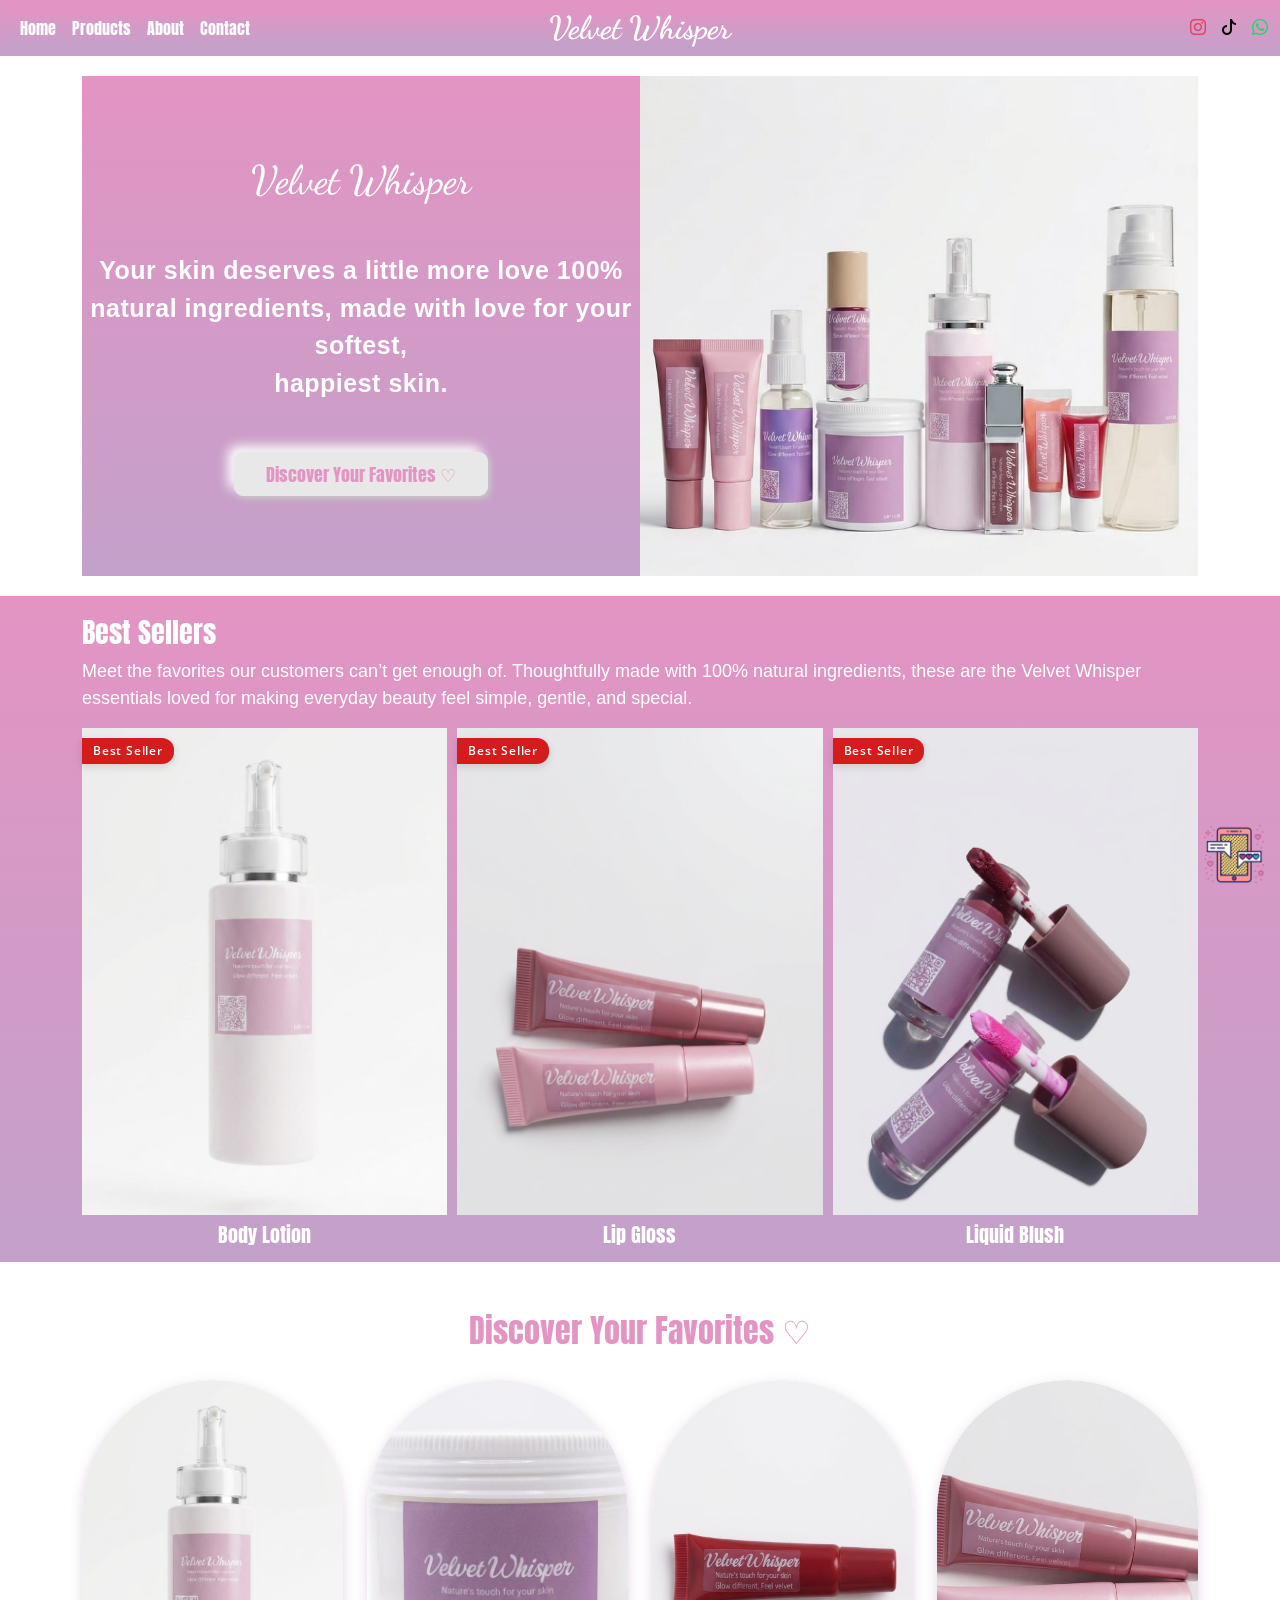
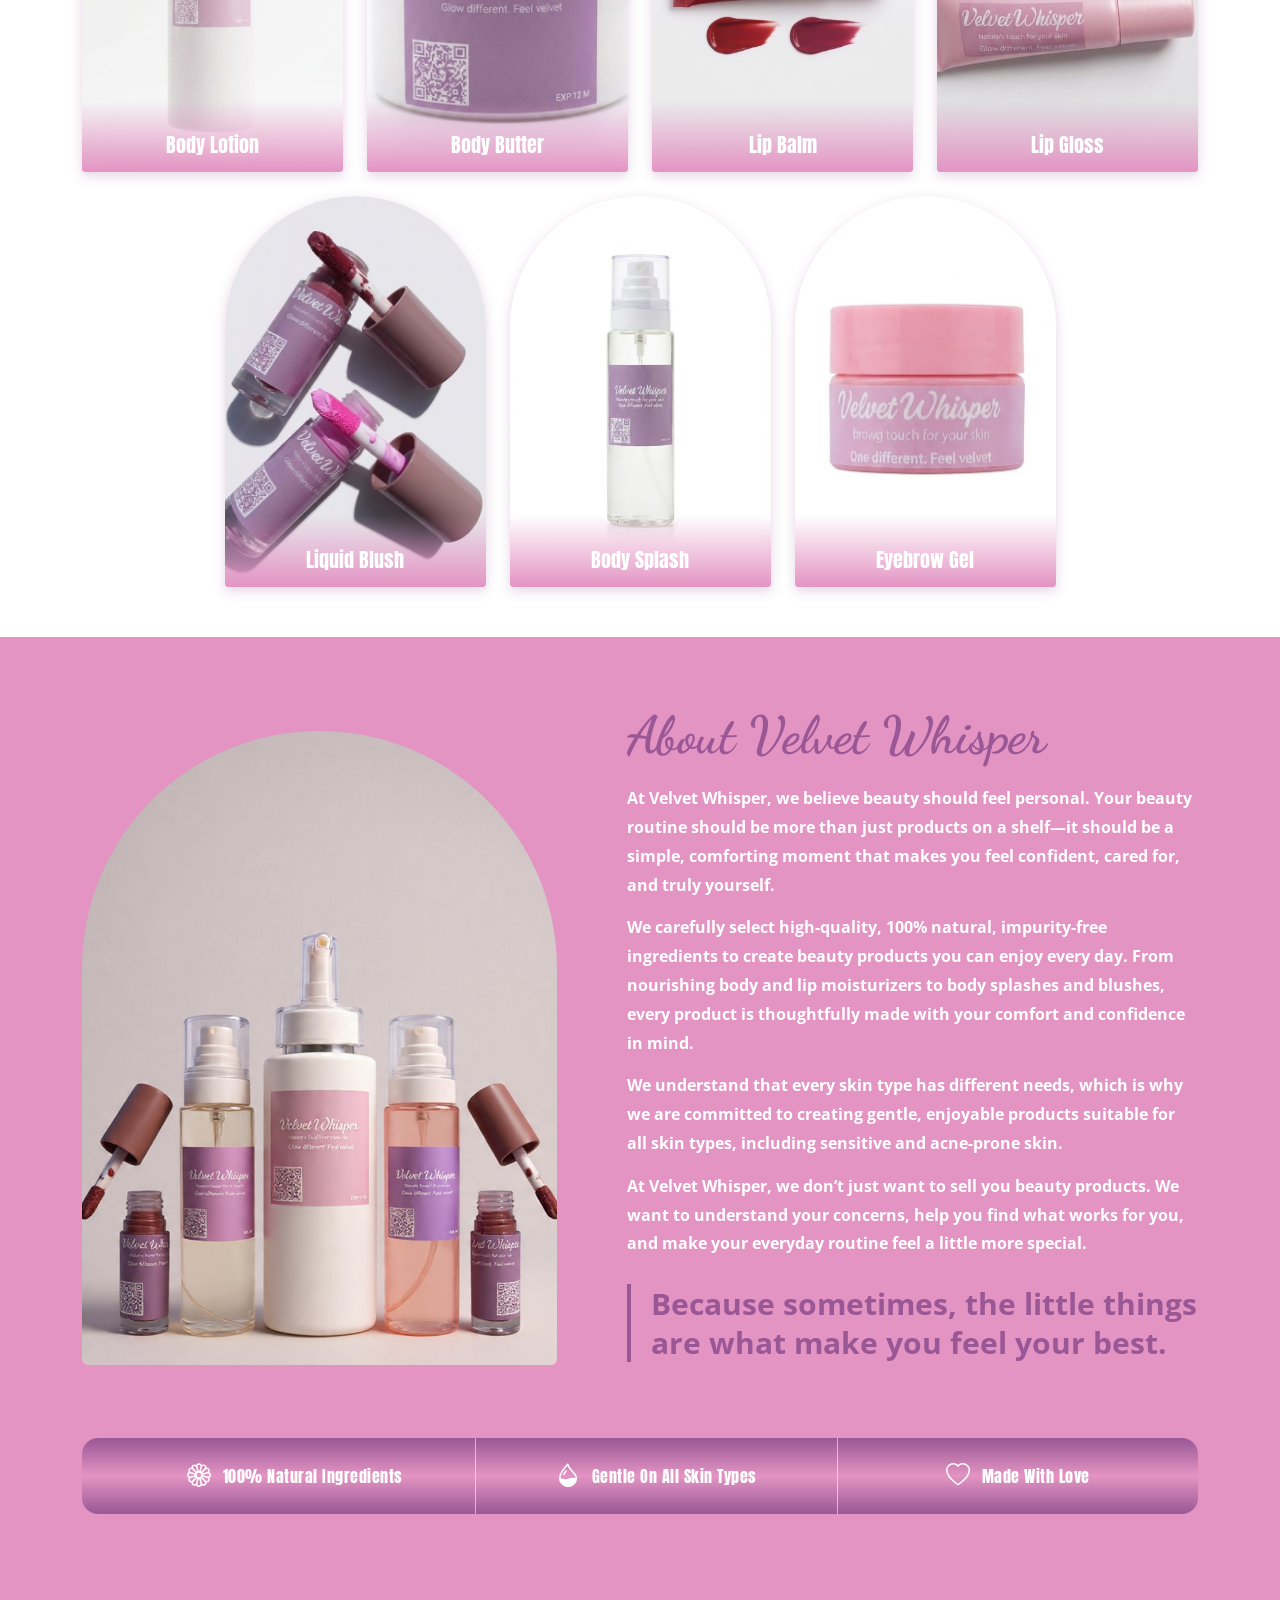
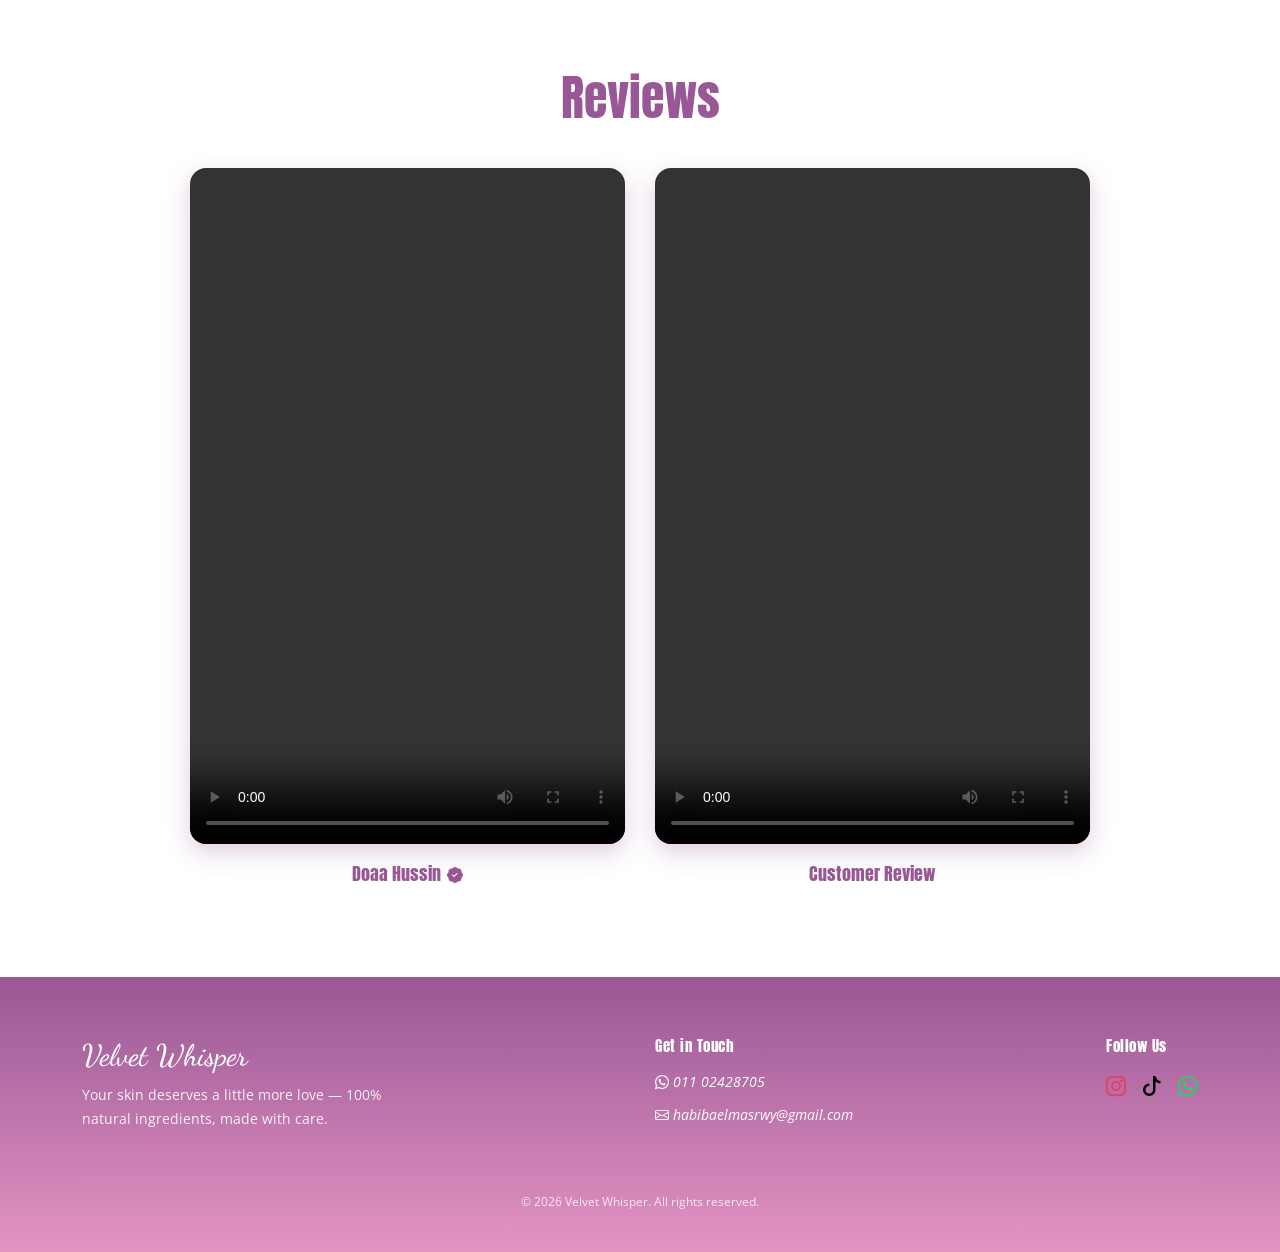
<file: index.html>
<!DOCTYPE html>
<html lang="en">
<head>
    <meta charset="UTF-8">
    <meta name="viewport" content="width=device-width, initial-scale=1.0">
    
    <link rel="stylesheet" href="https://cdn.jsdelivr.net/npm/bootstrap-icons@1.13.1/font/bootstrap-icons.min.css"><link rel="stylesheet" href="./index.css">
    <link href="https://cdn.jsdelivr.net/npm/bootstrap@5.3.8/dist/css/bootstrap.min.css" rel="stylesheet" integrity="sha384-sRIl4kxILFvY47J16cr9ZwB07vP4J8+LH7qKQnuqkuIAvNWLzeN8tE5YBujZqJLB" crossorigin="anonymous">
    <script src="https://cdn.jsdelivr.net/npm/bootstrap@5.3.8/dist/js/bootstrap.bundle.min.js" integrity="sha384-FKyoEForCGlyvwx9Hj09JcYn3nv7wiPVlz7YYwJrWVcXK/BmnVDxM+D2scQbITxI" crossorigin="anonymous"></script>
    <meta name="description" content="Velvet Whisper :Your skin deserves a little more love 100%  natural ingredients, made with love for your softest, happiest skin.">
    <link rel="icon" href="LOGO Velvet Whisper.jpeg">
    <title>Velvet Whisper</title>
</head>
<body>
<header>
    <nav class="navbar navbar-expand-lg">

        <div class="container-fluid">
            <!-- 3 شرطات -->
            <button class="navbar-toggler border-0 " type="button" data-bs-toggle="offcanvas"data-bs-target="#navbarMenu" aria-controls="navbarMenu">
                <svg xmlns="http://www.w3.org/2000/svg" width="30" height="30" fill="currentColor" class="bi bi-justify-left" viewBox="0 0 16 16">
                    <path fill-rule="evenodd" d="M2 12.5a.5.5 0 0 1 .5-.5h7a.5.5 0 0 1 0 1h-7a.5.5 0 0 1-.5-.5m0-3a.5.5 0 0 1 .5-.5h11a.5.5 0 0 1 0 1h-11a.5.5 0 0 1-.5-.5m0-3a.5.5 0 0 1 .5-.5h11a.5.5 0 0 1 0 1h-11a.5.5 0 0 1-.5-.5m0-3a.5.5 0 0 1 .5-.5h11a.5.5 0 0 1 0 1h-11a.5.5 0 0 1-.5-.5"/>
                </svg>
            </button>
            <!-- القائمة اللي هتطلع من الشمال -->
            <div class="offcanvas offcanvas-start" tabindex="-1"id="navbarMenu">
                <div class="offcanvas-header">
                  
                    <button type="button" class="btn-close" data-bs-dismiss="offcanvas"  aria-label="Close">
                    </button>
            
                </div>
                <div class="offcanvas-body">
                    <ul class="navbar-nav">
                        <li class="nav-item">
                             <a class="nav-link" href="#home"> Home </a>
                        </li>
                                 <hr class="d-lg-none">
                        <li class="nav-item">
                            <a class="nav-link" href="#categories"> Products</a>
                        </li>
                                <hr class="d-lg-none">
                        <li class="nav-item">
                            <a class="nav-link" href="#about"> About</a>
                        </li>
                                <hr class="d-lg-none">
                        <li class="nav-item">
                            <a class="nav-link" href="#contact"> Contact</a>
                        </li>
                    </ul>

                    <hr class="d-lg-none">

            <div class="social-media d-lg-none d-flex justify-content-center gap-3">
   <a href="https://www.instagram.com/velvet__whisper_eg?igsi=MXVvNG9jOWI0ODhtcg=="  target="_blank" aria-label="Instagram" class="instagram">
        <i class="bi bi-instagram"></i>
    </a>

    <a href="https://vt.tiktok.com/ZSrfHExJW/"  target="_blank" aria-label="TikTok" class="tiktok">
        <i class="bi bi-tiktok"></i>
    </a>

    <a href="https://wa.me/qr/HJ2HVHKKBCUVF1"  target="_blank" aria-label="whatsapp" class="whatsapp">
         <i class="bi bi-whatsapp"></i>
    </a>
                </div>
             </div>
         </div>
            <!-- اللوجو في النص -->
             <div class="logo position-absolute start-50 translate-middle-x coior text-white ">
                  Velvet Whisper
             </div>
            <!-- ايكونات الnav--> 
             <div class="social-media">
   <a href="https://www.instagram.com/velvet__whisper_eg?igsi=MXVvNG9jOWI0ODhtcg=="  target="_blank" aria-label="Instagram" class="instagram">
        <i class="bi bi-instagram"></i>
    </a>

    <a href="https://vt.tiktok.com/ZSrfHExJW/"  target="_blank" aria-label="TikTok" class="tiktok">
        <i class="bi bi-tiktok"></i>
    </a>

    <a href="https://wa.me/qr/HJ2HVHKKBCUVF1"  target="_blank" aria-label="whatsapp" class="whatsapp">
        <i class="bi bi-whatsapp"></i>
    </a>
                </div>
             </div>
        </div>
    </nav>


</header>
<section class="hero-section  reveal" id="home">
            <div class="container">
                <div class="hero-text d-flex flex-column justify-content-center align-items-center">
                    <h1>Velvet Whisper</h1>
                    <p>Your skin deserves a little more love
                    100% <br> natural ingredients, made with love for your softest,<br> happiest skin.</p>
                    <a href="#categories" class="hero-btn">Discover Your Favorites ♡</a>
                </div>

                <div class="hero-image ">
                    <img src="./صورة الهيرو.jpeg" alt="Velvet Whisper hero image">
                    <div class="curtain"></div>
                </div>
            </div>
</section>

<section class="Best-Sellers reveal" id="collections">
    <div class="container">
        <h3>Best Sellers</h3>
         <p>Meet the favorites our customers can’t get enough of. Thoughtfully made with 100% natural ingredients, these are the Velvet Whisper essentials loved for making everyday beauty feel simple, gentle, and special.</p>

<div class="card-groups">
  <div class="card-group1">
    <div class="image-container">
    <div class="best-seller-badge">Best Seller</div>
<a href="body-lotion.html" class="cg-card">
    <img src="./Body lotion.jpeg" class="card-img" alt="image-Body-Lotion">
    <img src="./krem body lotion.jpeg" class="card-img-hover" alt="image">
    </a>
    <div class="card-body1">
      <h5 class="Body-Lotion">Body Lotion</h5>
    </div>
    </div>
  </div>
  <div class="card-group2">
     <div class="image-container">
    <div class="best-seller-badge">Best Seller</div>
<a href="lip-gloss.html" class="cg-card">
    <img src="./Lip Gloss2 g.jpeg" class="card-img" alt="image-Lip-Gloss">
    <img src="./krem lip gloss.jpeg" class="card-img-hover" alt="image">
    </a>
    <div class="card-body2">
      <h5 class="Lip-Gloss">Lip Gloss</h5>
    </div>
    </div>
  </div>
  <div class="card-group3">
     <div class="image-container">
    <div class="best-seller-badge">Best Seller</div>
    <a href="liquid-blush.html" class="cg-card">
    <img src="./liquid blush 9.jpeg" class="card-img" alt="image-Liquid-Blush">
    <img src="./krem liquid blush.jpeg" class="card-img-hover" alt="image">
    </a>
    <div class="card-body3">
      <h5 class="Liquid-Blush">Liquid Blush</h5>
    </div>
  </div>
  </div>
</div>
    </div>
</section>


<section class="categories  reveal" id="categories">
    <div class="container">
        <h3>Discover Your Favorites ♡</h3>
        <div class="row g-3 g-lg-4 justify-content-center">
            <div class="col-6 col-md-4 col-lg-3">
                <a href="body-lotion.html" class="category-card">
                    <img src="./Body lotion.jpeg" alt="Body Lotion" loading="lazy">
                    <span class="category-name">Body Lotion</span>
                </a>
            </div>
 
            <div class="col-6 col-md-4 col-lg-3">
                <a href="body-butter.html" class="category-card">
                    <img src="./Body Butter.jpeg" alt="Body Butter" loading="lazy">
                    <span class="category-name">Body Butter</span>
                </a>
            </div>
 
            <div class="col-6 col-md-4 col-lg-3">
                <a href="lip-balm.html" class="category-card">
                    <img src="./lip balm g.jpeg" alt="Lip Balm" loading="lazy">
                    <span class="category-name">Lip Balm</span>
                </a>
            </div>
 
            <div class="col-6 col-md-4 col-lg-3">
                <a href="lip-gloss.html" class="category-card">
                    <img src="lip closs edit.jpeg" alt="Lip Gloss" loading="lazy">
                    <span class="category-name">Lip Gloss</span>
                </a>
            </div>
 
            <div class="col-6 col-md-4 col-lg-3">
                <a href="liquid-blush.html" class="category-card">
                    <img src="liquid idet.jpeg" alt="Liquid Blush" loading="lazy">
                    <span class="category-name">Liquid Blush</span>
                </a>
            </div>
 
            <div class="col-6 col-md-4 col-lg-3">
                <a href="./Body-Splash.html" class="category-card">
                    <img src="./Body-Splash.jpeg" alt="Body Splash" loading="lazy">
                    <span class="category-name">Body Splash</span>
                </a>
            </div>
 
            <div class="col-6 col-md-4 col-lg-3">
                <a href="eyebrow-gel.html" class="category-card">
                    <img src="./eyebrow-gel.jpeg" alt="Eyebrow Gel" loading="lazy">
                    <span class="category-name">Eyebrow Gel</span>
                </a>
            </div>
 
        </div>
    </div>
</section>
<!-- سكشن 4-->
<section class="About-section reveal" id="about">
    <div class="container">

        <div class="about-grid">

            <div class="about-image">
                <div class="about-arch">
                    <img src="./Image-About.jpeg" alt="Velvet Whisper About image" loading="lazy">
                    <div class="curtain-About"></div>
                </div>
            </div>

            <div class="about-text">
                <h2>About Velvet Whisper</h2>

                <p class="about-lead">At Velvet Whisper, we believe beauty should feel personal. Your beauty routine should be more than just products on a shelf—it should be a simple, comforting moment that makes you feel confident, cared for, and truly yourself.</p>

                <p>We carefully select high-quality, 100% natural, impurity-free ingredients to create beauty products you can enjoy every day. From nourishing body and lip moisturizers to body splashes and blushes, every product is thoughtfully made with your comfort and confidence in mind.</p>

                <p>We understand that every skin type has different needs, which is why we are committed to creating gentle, enjoyable products suitable for all skin types, including sensitive and acne-prone skin.</p>

                <p>At Velvet Whisper, we don’t just want to sell you beauty products. We want to understand your concerns, help you find what works for you, and make your everyday routine feel a little more special.</p>

                <blockquote class="about-quote">Because sometimes, the little things are what make you feel your best.</blockquote>

            </div>

        </div>
        <ul class="about-values">
            <li><i class="bi bi-flower1"></i><span>100% Natural Ingredients</span></li>
            <li><i class="bi bi-droplet-half"></i><span>Gentle On All Skin Types</span></li>
            <li><i class="bi bi-heart"></i><span>Made With Love</span></li>
        </ul>

    </div>
</section>

<section class="featured-review-section reveal">
    <div class="container">
        <h3>Reviews</h3>

        <div class="review-videos-grid">

            <div class="review-video-card">
                <div class="video-wrapper">
                    <video class="review-video" controls playsinline preload="metadata">
                        <source src="ريفيو دعاء.mp4" type="video/mp4">
                    </video>
                </div>

                <div class="reviewer-info">
                    <span class="reviewer-name">
                        Doaa Hussin <i class="bi bi-patch-check-fill"></i>
                    </span>
                </div>
            </div>

            <div class="review-video-card">
                <div class="video-wrapper">
                    <video class="review-video" controls playsinline preload="metadata">
                        <source src="ريفيو.mp4" type="video/mp4">
                    </video>
                </div>

                <div class="reviewer-info">
                    <span class="reviewer-name">Customer Review</span>
                </div>
            </div>

        </div>
    </div>
</section>

<footer class="site-footer reveal" id="contact">
    <div class="container">
        <div class="footer-top">
            <div class="footer-brand">
                <h3 class="footer-logo">Velvet Whisper</h3>
                <p>Your skin deserves a little more love — 100% natural ingredients, made with care.</p>
            </div>

            <div class="footer-contact">
                <h5>Get in Touch</h5>
                <a href="https://wa.me/qr/HJ2HVHKKBCUVF1" target="_blank" class="footer-link">
                    <i class="bi bi-whatsapp">  011 02428705</i>
                </a>
                <a href="mailto:habibaelmasrwy@gmail.com" class="footer-link">
                    <i class="bi bi-envelope">  habibaelmasrwy@gmail.com</i>
                </a>
            </div>

            <div class="footer-social">
                <h5>Follow Us</h5>
                <div class="social-media justify-content-center justify-content-md-start">
                    <a href="https://www.instagram.com/velvet__whisper_eg" target="_blank" aria-label="Instagram" class="instagram"><i class="bi bi-instagram"></i></a>
                    <a href="https://vt.tiktok.com/ZSrfHExJW/" target="_blank" aria-label="TikTok" class="tiktok"><i class="bi bi-tiktok"></i></a>
                    <a href="https://wa.me/qr/HJ2HVHKKBCUVF1" target="_blank" aria-label="whatsapp" class="whatsapp"><i class="bi bi-whatsapp"></i></a>
                </div>
            </div>
        </div>

        <hr class="footer-divider">

        <p class="footer-bottom">© 2026 Velvet Whisper. All rights reserved.</p>
    </div>
</footer>


  <!-- ايكونة الواتساب الثابتة-->
<div class="icon-whatsapp">
    <a href="https://wa.me/qr/HJ2HVHKKBCUVF1" target="_blank">
    <img src="./text.png" alt="whatsapp">
    </a>
    </div> 


<script>
const revealElements = document.querySelectorAll('.reveal');

const observer = new IntersectionObserver(entries => {
    entries.forEach(entry => {
        if (entry.isIntersecting) {
            entry.target.classList.add('visible');
        }
    });
}, { threshold: 0.15 });

revealElements.forEach(el => observer.observe(el));
</script>


</body>
</html>
</file>
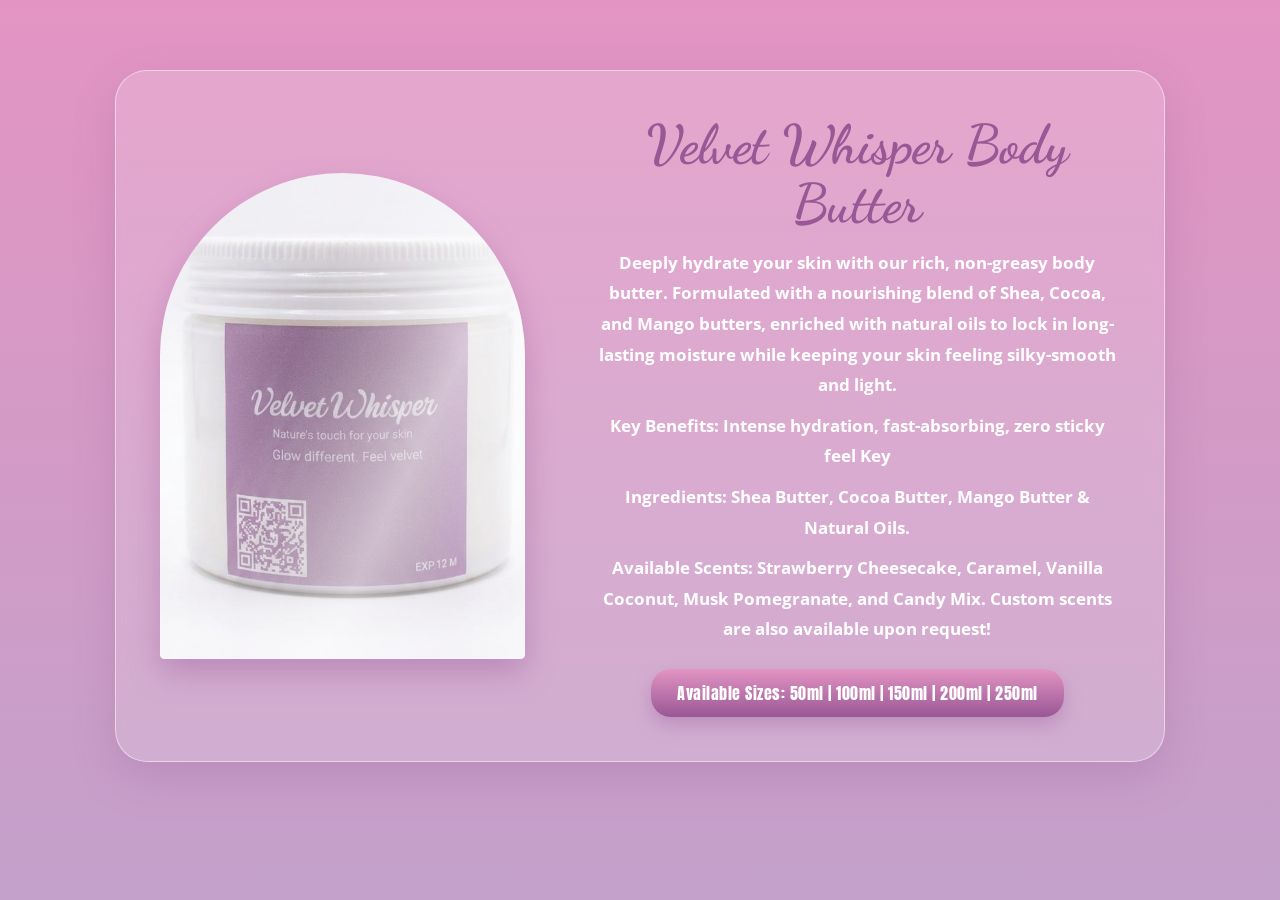
<file: body-butter.html>
<!DOCTYPE html>
<html lang="en">
<head>
    <meta charset="UTF-8">
    <meta name="viewport" content="width=device-width, initial-scale=1.0">
    <link rel="stylesheet" href="product.css">
    <title>Body Butter</title>
</head>
<body>
    <section class="products">
  <article class="product">
    <div class="product-image">
      <img src="./Body Butter.jpeg" alt="Rose Velvet blush">
    </div>
    <div class="product-text">
      <h3>Velvet Whisper Body Butter</h3>
      <p>Deeply hydrate your skin with our rich, non-greasy body butter. Formulated with a nourishing blend of Shea, Cocoa, and Mango butters, enriched with natural oils to lock in long-lasting moisture while keeping your skin feeling silky-smooth and light.</p>
      <p>Key Benefits: Intense hydration, fast-absorbing, zero sticky feel Key</p>
      <p> Ingredients: Shea Butter, Cocoa Butter, Mango Butter & Natural Oils.</p>
      <p>Available Scents: Strawberry Cheesecake, Caramel, Vanilla Coconut, Musk Pomegranate, and Candy Mix. Custom scents are also available upon request!</p>
      <div class="Sizes">Available Sizes: 50ml | 100ml | 150ml | 200ml | 250ml</div>
    
    </div>
  </article>
    </section>
</body>
</html>
</file>
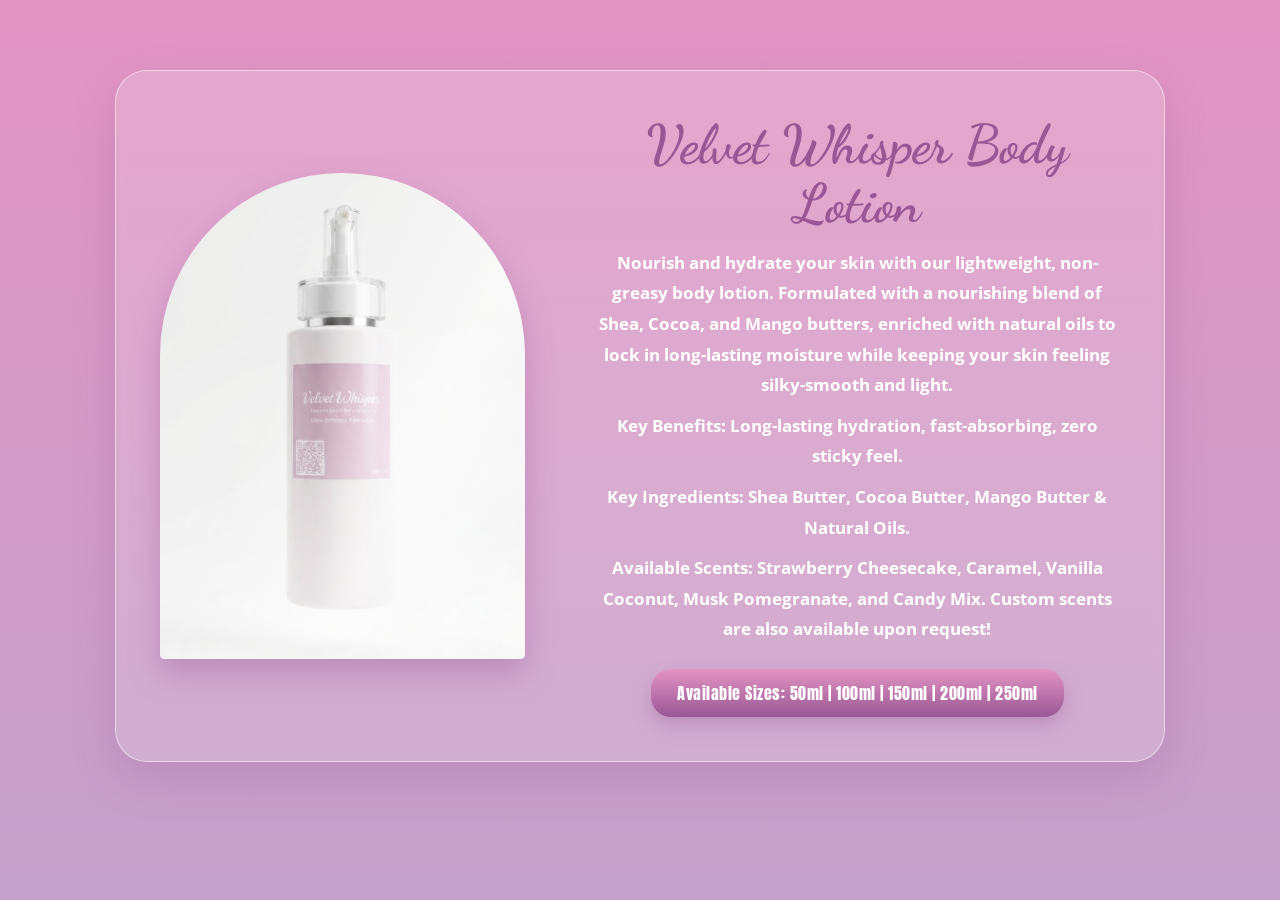
<file: body-lotion.html>
<!DOCTYPE html>
<html lang="en">
<head>
    <meta charset="UTF-8">
    <meta name="viewport" content="width=device-width, initial-scale=1.0">
    <link rel="stylesheet" href="product.css">
    <title>Body lotion</title>
</head>
<body>
    <section class="products">
  <article class="product">
    <div class="product-image">
      <img src="./Body lotion.jpeg" alt="Rose Velvet blush">
    </div>
    <div class="product-text">
      <h3>Velvet Whisper Body Lotion</h3>
      <p>Nourish and hydrate your skin with our lightweight, non-greasy body lotion. Formulated with a nourishing blend of Shea, Cocoa, and Mango butters, enriched with natural oils to lock in long-lasting moisture while keeping your skin feeling silky-smooth and light.</p>
      <p>Key Benefits: Long-lasting hydration, fast-absorbing, zero sticky feel.</p>
      <p>Key Ingredients: Shea Butter, Cocoa Butter, Mango Butter & Natural Oils.</p>
      <p>Available Scents: Strawberry Cheesecake, Caramel, Vanilla Coconut, Musk Pomegranate, and Candy Mix. Custom scents are also available upon request!</p>
      <div class="Sizes">Available Sizes: 50ml | 100ml | 150ml | 200ml | 250ml</div>
    
    </div>
  </article>
    </section>
</body>
</html>
</file>
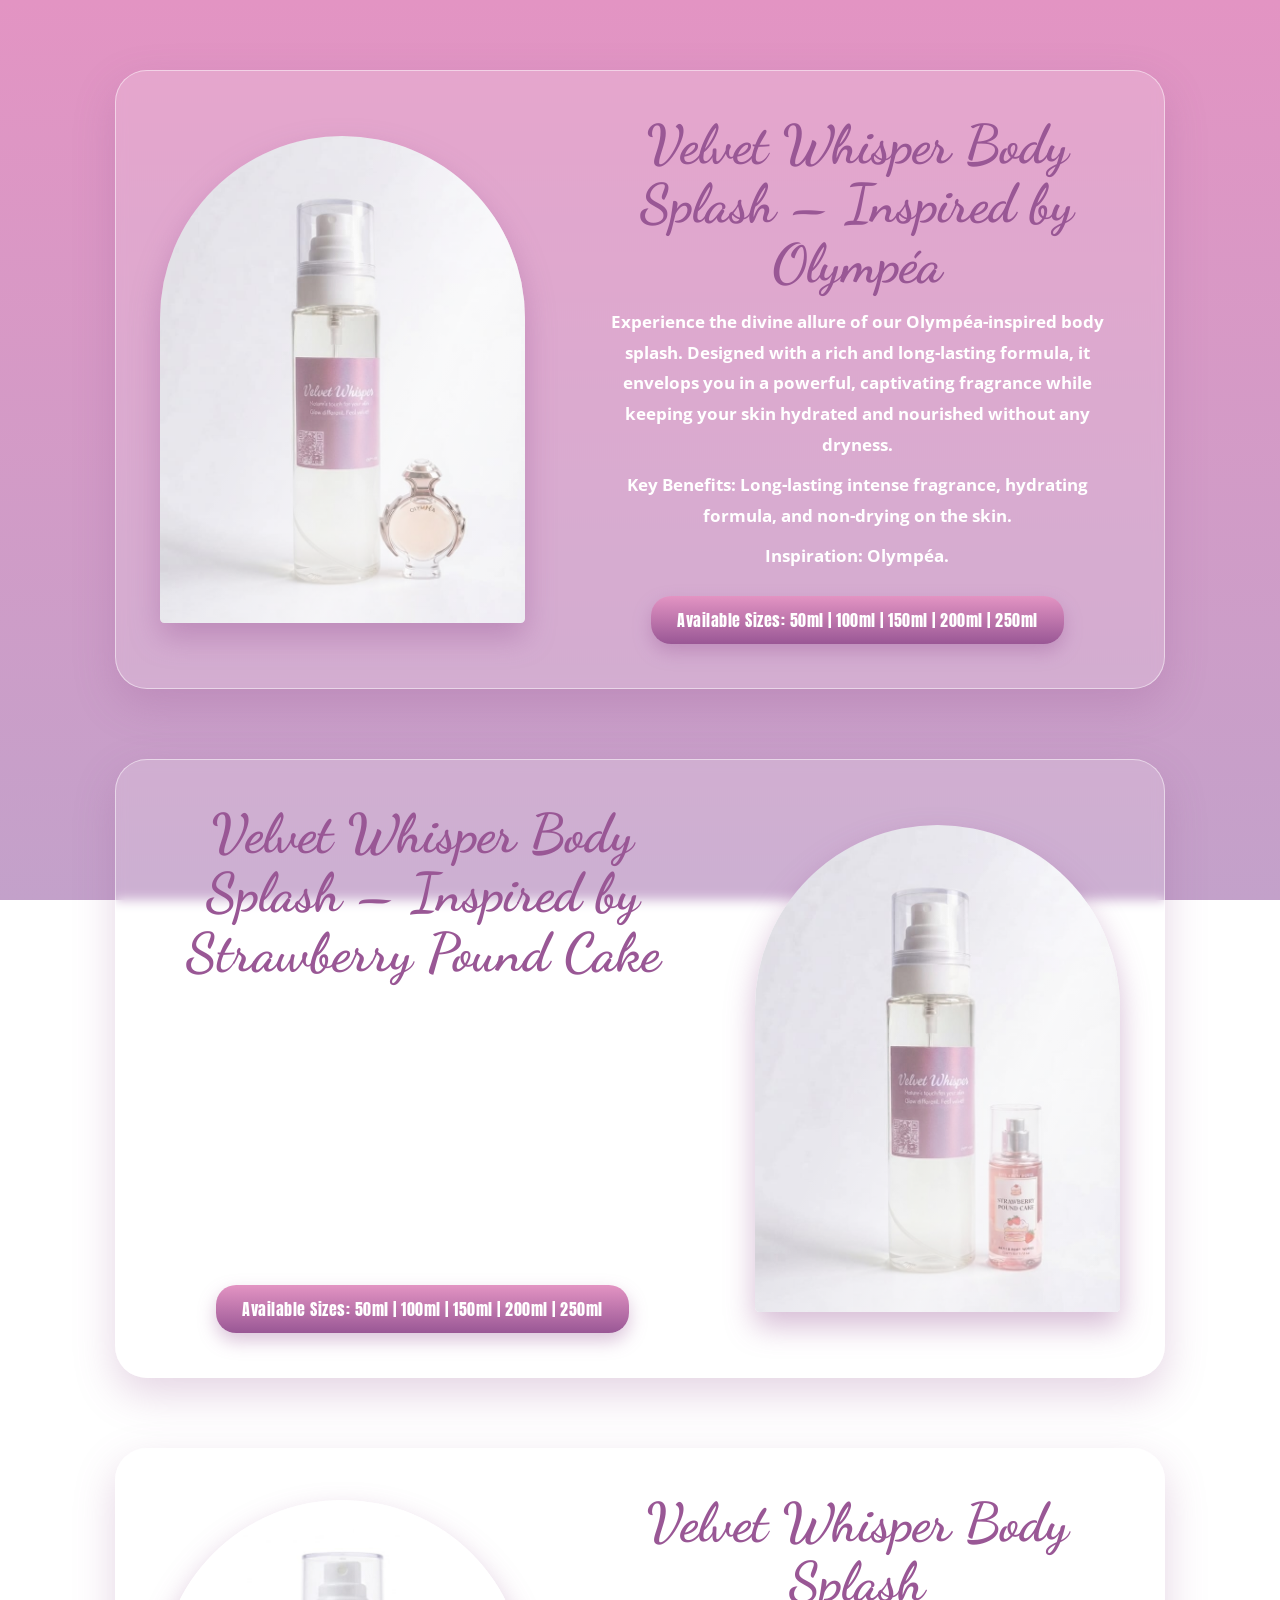
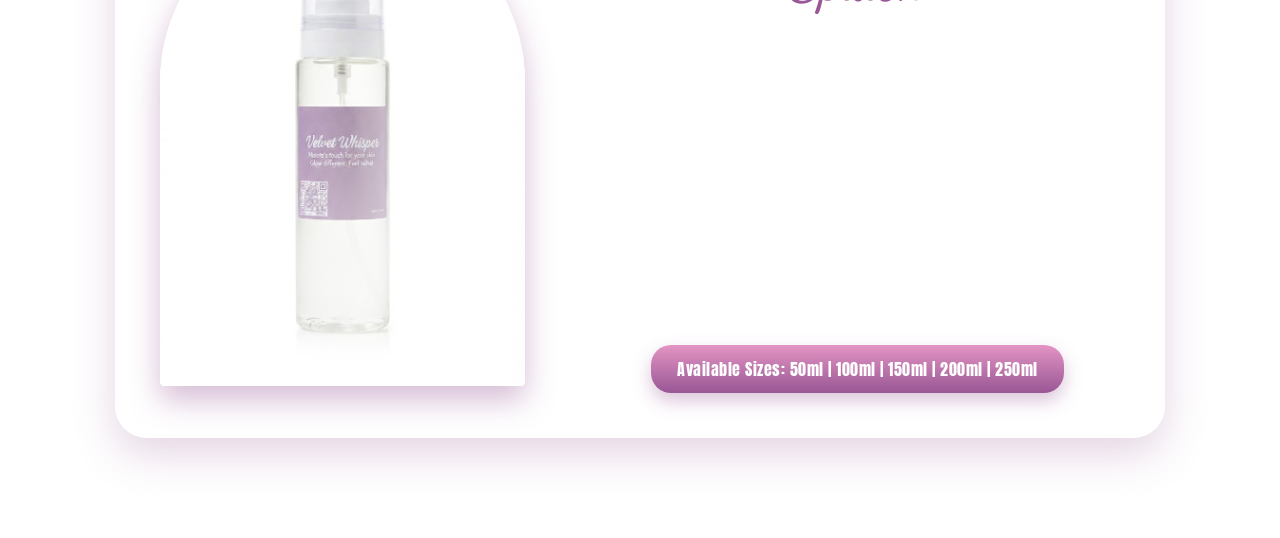
<file: Body-Splash.html>
<!DOCTYPE html>
<html lang="en">
<head>
    <meta charset="UTF-8">
    <meta name="viewport" content="width=device-width, initial-scale=1.0">
    <link rel="stylesheet" href="product.css">
    <title> Body Splash</title>
</head>
<body>
<section class="products">
  <article class="product">
    <div class="product-image">
      <img src="Body Splash1.jpeg" alt="Velvet ">
    </div>
    <div class="product-text">
      <h3>Velvet Whisper Body Splash – Inspired by Olympéa</h3>
      <p>Experience the divine allure of our Olympéa-inspired body splash. Designed with a rich and long-lasting formula, it envelops you in a powerful, captivating fragrance while keeping your skin hydrated and nourished without any dryness.</p>
      <p>Key Benefits: Long-lasting intense fragrance, hydrating formula, and non-drying on the skin.</p>
      <p>Inspiration: Olympéa.</p>
      <div class="Sizes">Available Sizes: 50ml | 100ml | 150ml | 200ml | 250ml</div>
    
    </div>
  </article>



  <article class="product">
    <div class="product-image">  
     <img src="Body Splash2.jpeg" alt=" Velvet">
    </div>
    <div class="product-text">
<h3>Velvet Whisper Body Splash – Inspired by Strawberry Pound Cake</h3>
      <p>Indulge in the sweet and irresistible aroma of our Strawberry Pound Cake-inspired body splash. Designed with a rich and long-lasting formula, it envelops you in a powerful, captivating fragrance while keeping your skin hydrated and nourished without any dryness.</p>
      <p>Key Benefits: Long-lasting intense fragrance, hydrating formula, and non-drying on the skin.</p>
      <p>Inspiration: Strawberry Pound Cake.</p>
      <div class="Sizes">Available Sizes: 50ml | 100ml | 150ml | 200ml | 250ml</div>
    </div> 
</article>

  <article class="product">  
    <div class="product-image">
     <img src="Body-Splash.jpeg" alt=" Velvet">
    </div>
    <div class="product-text">
<h3>Velvet Whisper Body Splash</h3>
      <p>Indulge in a powerful, long-lasting fragrance with our signature Velvet Whisper body splash. Designed with a hydrating formula rich in moisturizers, it keeps your skin soft and nourished while preventing any dryness, so you can enjoy a vibrant, captivating scent all day long.</p>
      <p>Key Benefits: Long-lasting intense fragrance, hydrating formula, and non-drying on the skin.</p>
      <p>Available Scents: Vanilla Coconut, Strawberry Cheesecake, Musk Pomegranate, Caramel, White Musk, and Candy Mix.</p>
      <div class="Sizes">Available Sizes: 50ml | 100ml | 150ml | 200ml | 250ml</div>
    </div> 
</article>
  
</section>
</file>
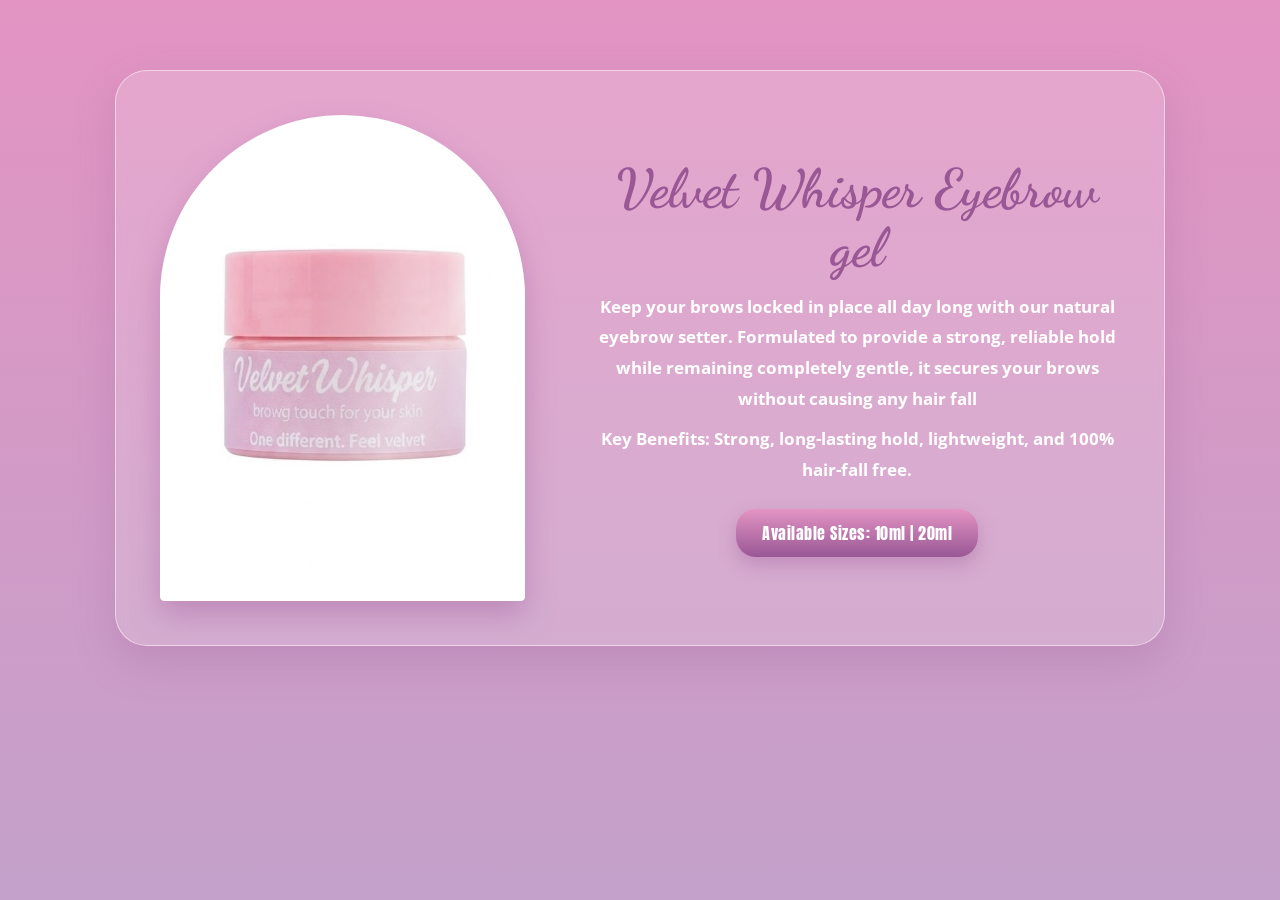
<file: eyebrow-gel.html>
<!DOCTYPE html>
<html lang="en">
<head>
    <meta charset="UTF-8">
    <meta name="viewport" content="width=device-width, initial-scale=1.0">
    <link rel="stylesheet" href="product.css">
    <title>Eyebrow gel</title>
</head>
<body>
    <section class="products">
  <article class="product">
    <div class="product-image">
      <img src="./eyebrow-gel.jpeg" alt="Rose Velvet blush">
    </div>
    <div class="product-text">
      <h3>Velvet Whisper Eyebrow gel</h3>
      <p>Keep your brows locked in place all day long with our natural eyebrow setter. Formulated to provide a strong, reliable hold while remaining completely gentle, it secures your brows without causing any hair fall</p>
      <p>Key Benefits: Strong, long-lasting hold, lightweight, and 100% hair-fall free.</p>
      <div class="Sizes">Available Sizes: 10ml | 20ml</div>
    
    </div>
  </article>
    </section>
</body>
</html>
</file>
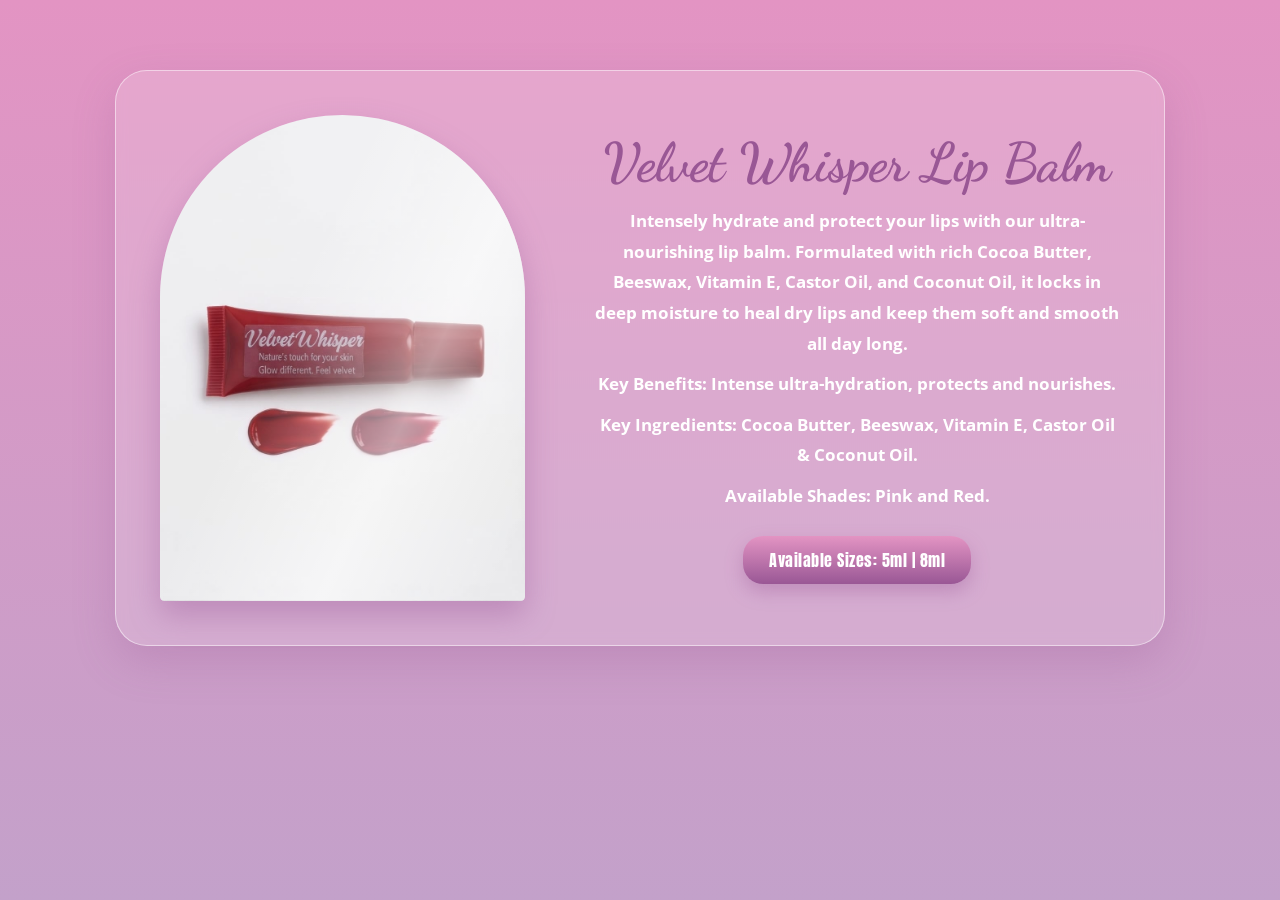
<file: lip-balm.html>
<!DOCTYPE html>
<html lang="en">
<head>
    <meta charset="UTF-8">
    <meta name="viewport" content="width=device-width, initial-scale=1.0">
    <link rel="stylesheet" href="product.css">
    <title>Lip Balm</title>
</head>
<body>
    <section class="products">
  <article class="product">
    <div class="product-image">
      <img src="lip balm g.jpeg" alt="Rose Velvet blush">
    </div>
    <div class="product-text">
      <h3>Velvet Whisper Lip Balm</h3>
      <p>Intensely hydrate and protect your lips with our ultra-nourishing lip balm. Formulated with rich Cocoa Butter, Beeswax, Vitamin E, Castor Oil, and Coconut Oil, it locks in deep moisture to heal dry lips and keep them soft and smooth all day long.</p>
      <p>Key Benefits: Intense ultra-hydration, protects and nourishes.</p>
      <p>Key Ingredients: Cocoa Butter, Beeswax, Vitamin E, Castor Oil & Coconut Oil.</p>
      <p>Available Shades: Pink and Red.</p>
      <div class="Sizes">Available Sizes: 5ml | 8ml</div>
    
    </div>
  </article>
    </section>
</body>
</html>
</file>
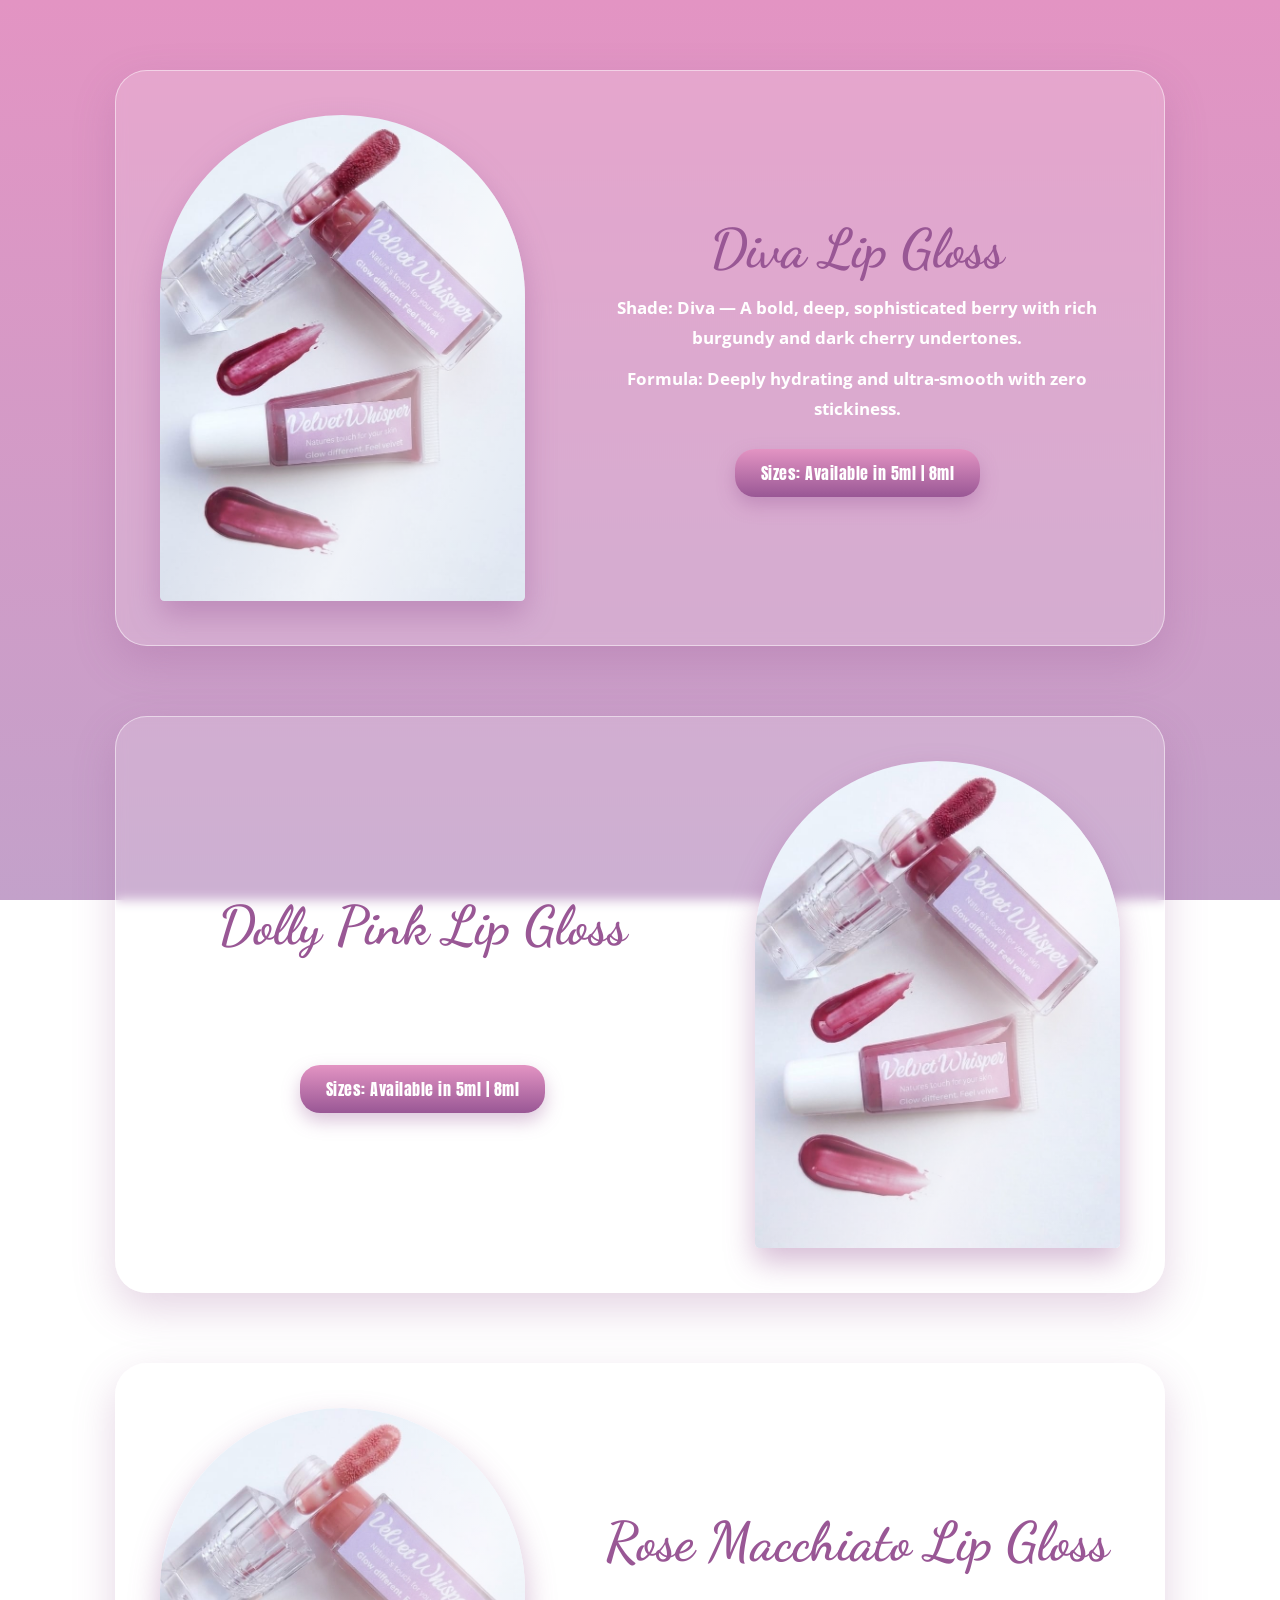
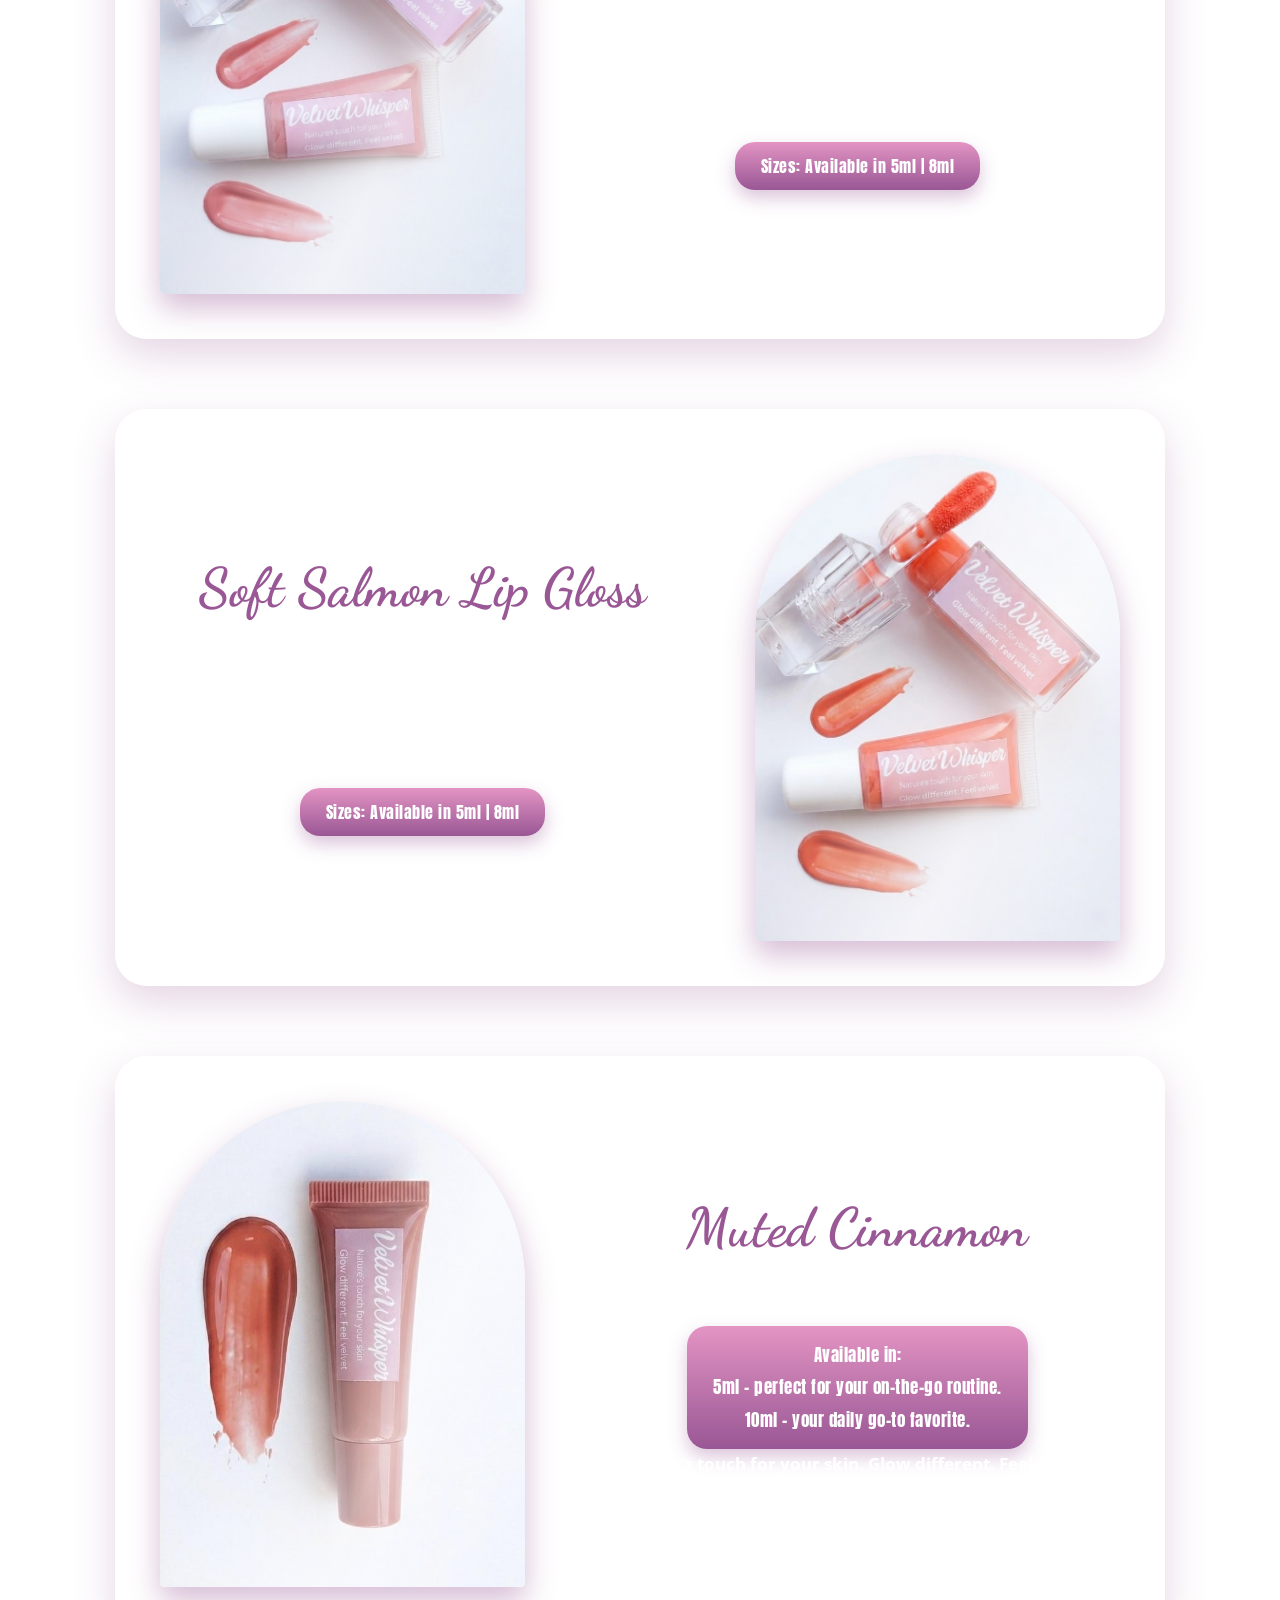
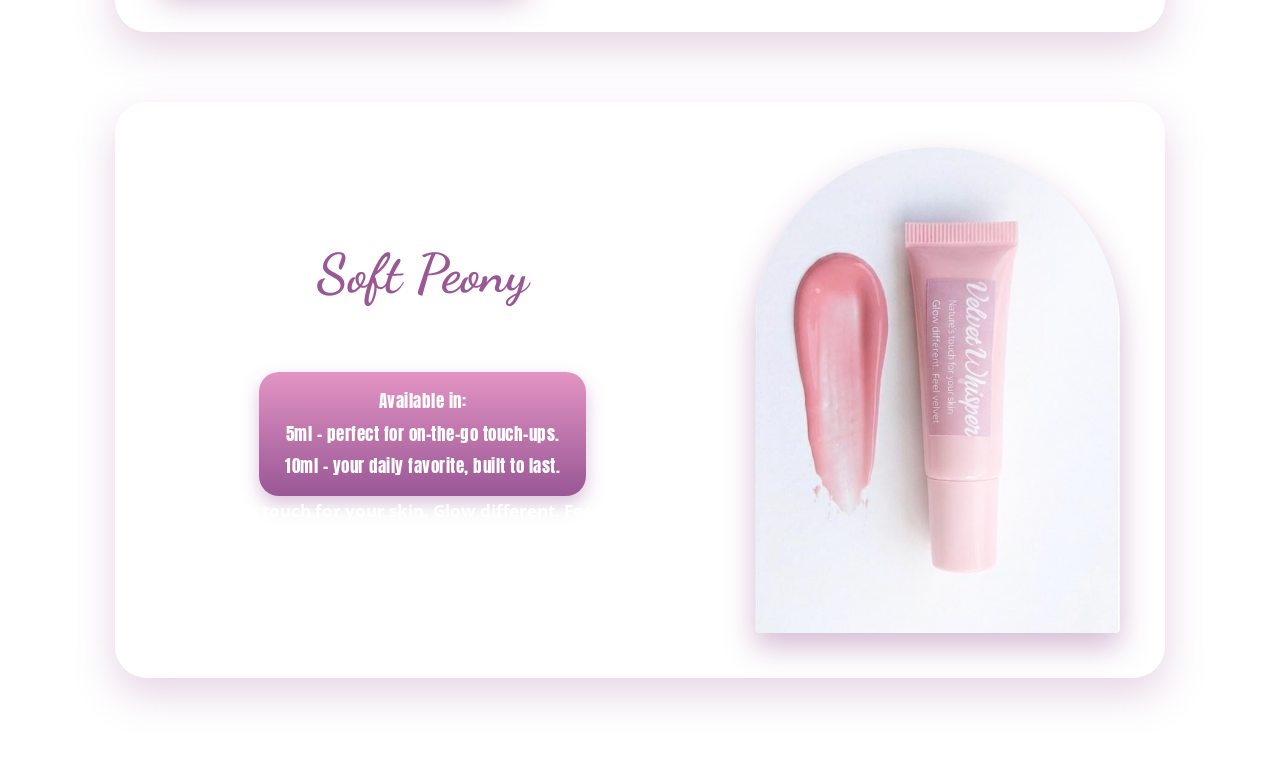
<file: lip-gloss.html>
<!DOCTYPE html>
<html lang="en">
<head>
    <meta charset="UTF-8">
    <meta name="viewport" content="width=device-width, initial-scale=1.0">
    <link rel="stylesheet" href="product.css">
    <title>Lip Gloss</title>
</head>
<body>
<section class="products">
  <article class="product">
    <div class="product-image">
      <img src="Lip Gloss1.jpeg" alt="Rose Velvet blush">
    </div>
    <div class="product-text">
      <h3>Diva Lip Gloss</h3>
      <p>Shade: Diva — A bold, deep, sophisticated berry with rich burgundy and dark cherry undertones.</p>
      <p>Formula: Deeply hydrating and ultra-smooth with zero stickiness.</p>
      <div class="Sizes">Sizes: Available in 5ml | 8ml</div>
    
    </div>
  </article>



  <article class="product">
    <div class="product-image">  
     <img src="Lip Gloss2.jpeg" alt="Rose Velvet blush">
    </div>
    <div class="product-text">
      <h3>Dolly Pink Lip Gloss</h3>
      <p>Shade: Dolly Pink — a gorgeous, deep pink flush.</p>
      <p>Formula: Hydrating, non-sticky finish for all-day comfort.</p>
      <div class="Sizes">Sizes: Available in 5ml | 8ml</div>
    </div> 
</article>

  <article class="product">  
    <div class="product-image">
     <img src="Lip Gloss3.jpeg" alt="Rose Velvet blush">
    </div>
    <div class="product-text">
      <h3>Rose Macchiato Lip Gloss</h3>
      <p>Shade: Rose Macchiato — a sweet, delicate blend of soft rose with a subtle hint of warm café/toffee.</p>
      <p>Formula: Deeply hydrating and ultra-smooth with zero stickiness</p>
      <div class="Sizes">Sizes: Available in 5ml | 8ml</div>
    </div> 
</article>
  <article class="product"> 
    <div class="product-image">
      <img src="Lip Gloss4.jpeg" alt="Rose Velvet blush">
    </div>
    <div class="product-text">
      <h3>Soft Salmon Lip Gloss</h3>
      <p>Shade: Soft Salmon — a light, soft salmon hue with a subtle touch of warm orange.</p>
      <p>Formula: Deeply hydrating and ultra-smooth with zero stickiness.</p>
     <div class="Sizes">Sizes: Available in 5ml | 8ml</div>
    </div> 
</article>
  <article class="product"> 
    <div class="product-image">
      <img src="Lip Gloss5.jpeg" alt="Rose Velvet blush">
    </div>
    <div class="product-text">
      <h3>Muted Cinnamon</h3>
      <p>warm, earthy, and effortlessly chic for an everyday cozy glow. </p>
      <div class="Sizes">
        <p>Available in:</p>
      <p>5ml – perfect for your on-the-go routine.</p>
      <p>10ml – your daily go-to favorite.</p>
    </div>
    <p>Nature’s touch for your skin. Glow different. Feel velvet.</p>
    </div> 
</article>
  <article class="product"> 
    <div class="product-image">
      <img src="Lip Gloss6.jpeg" alt="Rose Velvet blush">
    </div>
    <div class="product-text">
      <h3>Soft Peony</h3>
      <p>your everyday natural glow, now in two perfect sizes!</p>
      <div class="Sizes">
        <p>Available in:</p>
      <p>5ml – perfect for on-the-go touch-ups.</p>
      <p>10ml – your daily favorite, built to last.</p>
    </div>
    <p>Nature’s touch for your skin. Glow different. Feel velvet.</p>
    </div> 
</article>
</section>
</file>
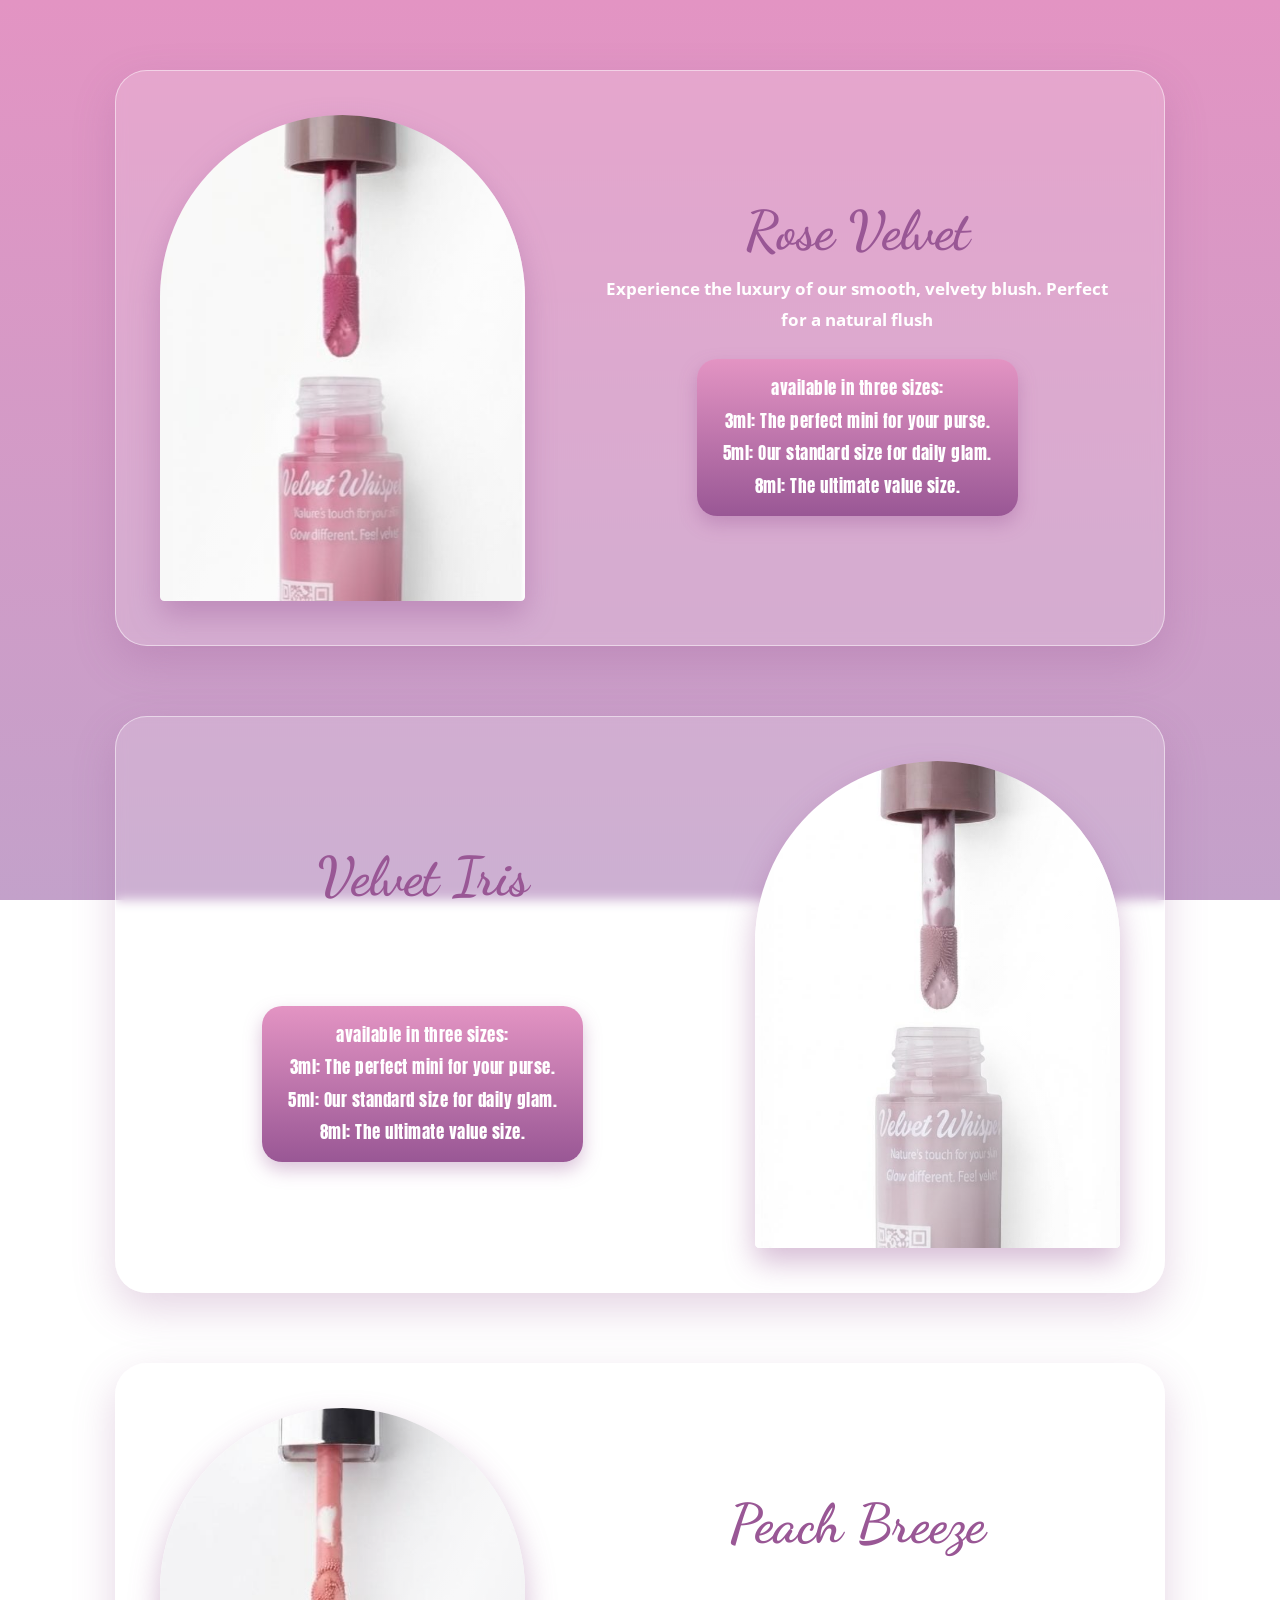
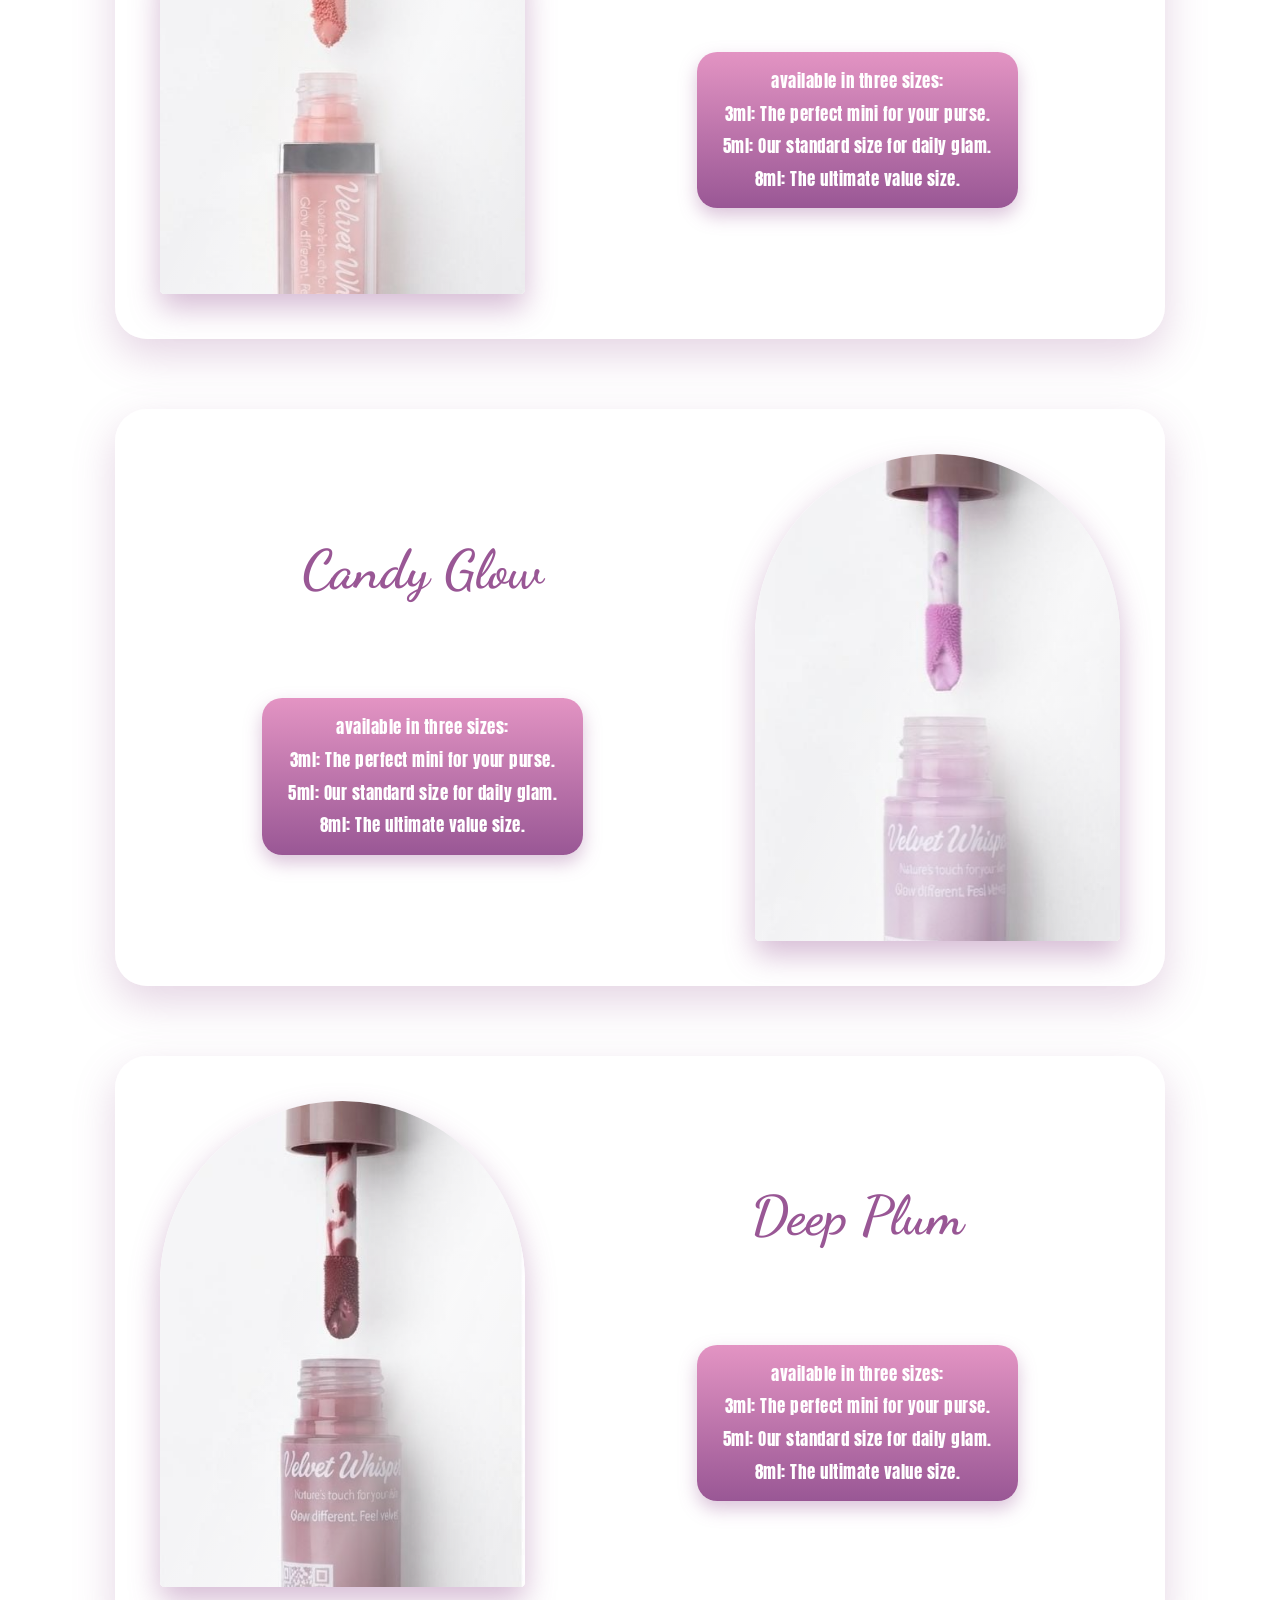
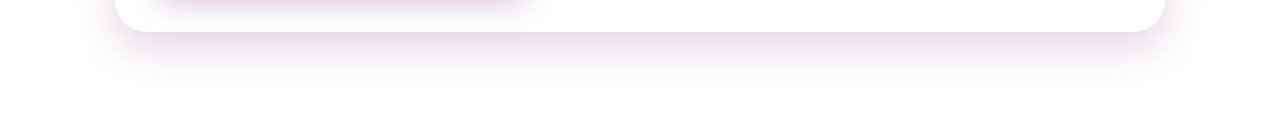
<file: liquid-blush.html>
<!DOCTYPE html>
<html lang="en">
<head>
    <meta charset="UTF-8">
    <meta name="viewport" content="width=device-width, initial-scale=1.0">
    <link rel="stylesheet" href="product.css">
    <title>liquid-blush</title>
</head>
<body>
<section class="products">
  <article class="product">
    <div class="product-image">
      <img src="./liquid-blush 1.jpeg" alt="Rose Velvet blush">
    </div>
    <div class="product-text">
      <h3>Rose Velvet</h3>
      <p>Experience the luxury of our smooth, velvety blush. Perfect for a natural flush</p>
      <div class="Sizes">
        <p>available in three sizes:</p>
        <p>3ml: The perfect mini for your purse.</p>
      <p>5ml: Our standard size for daily glam.</p>
      <p>8ml: The ultimate value size.</p>
      </div>
    
    </div>
  </article>



  <article class="product">
    <div class="product-image">  
     <img src="./liquid-blush 2.jpeg" alt="Rose Velvet blush">
    </div>
    <div class="product-text">
      <h3>Velvet Iris</h3>
      <p>Experience the luxury of our smooth, velvety blush. Perfect for a natural flush</p>
       <div class="Sizes">
        <p>available in three sizes:</p>
      <p>3ml: The perfect mini for your purse.</p>
      <p>5ml: Our standard size for daily glam.</p>
      <p>8ml: The ultimate value size.</p>
    </div> 
     </div>
</article>

  <article class="product">  
    <div class="product-image">
     <img src="./liquid-blush 3.jpeg" alt="Rose Velvet blush">
    </div>
    <div class="product-text">
      <h3>Peach Breeze</h3>
      <p>Experience the luxury of our smooth, velvety blush. Perfect for a natural flush</p>
       <div class="Sizes">
        <p>available in three sizes:</p>
      <p>3ml: The perfect mini for your purse.</p>
      <p>5ml: Our standard size for daily glam.</p>
      <p>8ml: The ultimate value size.</p>
    </div>
     </div> 
</article>
  <article class="product"> 
    <div class="product-image">
      <img src="./liquid-blush 4.jpeg" alt="Rose Velvet blush">
    </div>
    <div class="product-text">
      <h3>Candy Glow</h3>
      <p>Experience the luxury of our smooth, velvety blush. Perfect for a natural flush</p>
      <div class="Sizes">
        <p>available in three sizes:</p>
      <p>3ml: The perfect mini for your purse.</p>
      <p>5ml: Our standard size for daily glam.</p>
      <p>8ml: The ultimate value size.</p>
    </div> 
     </div>
</article>
  <article class="product"> 
    <div class="product-image">
      <img src="./liquid-blush 5.jpeg" alt="Rose Velvet blush">
    </div>
    <div class="product-text">
      <h3>Deep Plum</h3>
      <p>Experience the luxury of our smooth, velvety blush. Perfect for a natural flush</p>
      <div class="Sizes">
        <p>available in three sizes:</p>
      <p>3ml: The perfect mini for your purse.</p>
      <p>5ml: Our standard size for daily glam.</p>
      <p>8ml: The ultimate value size.</p>
    </div>
     </div> 
</article>
</section>


</body>
</html>
</file>
<file: index.css>
@import url("https://fonts.googleapis.com/css2?family=Dancing+Script:wght@400..700&display=swap");
@import url("https://fonts.googleapis.com/css2?family=Anton&display=swap");
@import url("https://fonts.googleapis.com/css2?family=Open+Sans:ital,wght@0,300..800;1,300..800&display=swap");

html {
  scroll-behavior: smooth;
}

* {
  box-sizing: border-box;
  margin: 0;
  padding: 0;
}

header {
  background: linear-gradient(to bottom, #e394c3, #c3a1ca);
  position: sticky;
  top: 0;
  z-index: 1000;

  .navbar-toggler {
    box-shadow: none !important;
    color: #995795;
  }

  .nav-link {
    color: white;
    font-family: "Anton", sans-serif;
  }

  .nav-link:hover {
    color: #995795;
  }

  .nav-link:focus,
  .nav-link:active {
    color: white !important;
    color: #995795 !important;
    box-shadow: none !important;
  }

  .offcanvas {
    background: linear-gradient(to bottom, #e394c3, #c3a1ca);
  }

  .logo {
    font-family: "Dancing Script";
    font-size: clamp(20px, 7vw, 32px);
    font-weight: 700;
    white-space: nowrap;
  }
  @media (max-width: 320px) {
    .logo {
      font-size: 20px;
    }
  }
  .social-media {
    display: flex;
    gap: 15px;

    a {
      text-decoration: none;
    }

    .instagram {
      color: #e4405f !important;
    }

    .tiktok {
      color: #000 !important;
    }

    .whatsapp {
      color: #25d366;
    }
  }
  hr {
    color: #995795 !important;
  }
}

.hero-section {
  padding-top: 20px;
  margin-bottom: 20px;

  .container {
    display: flex;
    height: clamp(300px, 40vw, 500px);
    overflow: hidden;

    @media (max-width: 320px) {
      height: clamp(200px, 40vw, 300px);
    }

    .hero-text {
      width: 50%;

      background: linear-gradient(to bottom, #e394c3, #c3a1ca);
      gap: 40px;
      @media (max-width: 320px) {
        gap: 20px;
      }

      h1 {
        color: white;
        font-family: "Dancing Script";

        @media (max-width: 320px) {
          font-size: 18px;
          margin: 0px;
        }
      }

      p {
        color: white;
        font-family: "Open-Sans", sans-serif;
        padding: 0 5px;
        margin-bottom: 10px;
        text-align: center;
        font-size: 25px;
        font-weight: 700;
        letter-spacing: 0.5px;
        @media (min-width: 320px) and (max-width: 768px) {
          font-size: 9px;
          margin: 0px;
          padding: 8px;
        }
      }
      .hero-btn {
        font-family: "Anton", sans-serif;
        color: #e394c3;
        padding: 0.4em 1.7em;
        font-size: clamp(10px, 2vw, 18px);
        border-radius: 0.5em;
        background: #e8e8e8;
        cursor: pointer;
        border: 1px solid #e8e8e8;
        transition: all 0.3s;
        box-shadow:
          3px 3px 6px #c5c5c5,
          -6px -6px 12px #ffffff;
        display: inline-block;
        text-decoration: none;

        @media (min-width: 320px) and (max-width: 768px) {
          width: auto;
          max-width: 100%;
          height: auto;
          padding: 7px 10px;
          font-size: clamp(8px, 2vw, 10px);
          white-space: nowrap;
        }
      }

      .hero-btn:active {
        color: #995795;
        box-shadow:
          inset 4px 4px 12px #c5c5c5,
          inset -4px -4px 12px #ffffff;
      }
    }

    .hero-image {
      width: 50%;
      overflow: hidden;
      position: relative;
      img {
        width: 100%;
        height: 100%;
        object-fit: cover;
        object-position: center center;
      }

      .curtain {
        position: absolute;
        top: 0;
        left: 0;
        width: 100%;
        height: 100%;
        background: linear-gradient(to bottom, #e394c3, #c3a1ca);
        animation: slideAway 1.2s ease-in-out forwards;
        animation-delay: 0.3s;
      }
    }
  }
}

/*سكشن  2*/
.Best-Sellers {
  font-family: "Open Sans", sans-serif;
  padding-top: 20px;
  background: linear-gradient(to bottom, #e394c3, #c3a1ca);
  color: white;

  .container {
    .image-container {
      position: relative;
      width: 100%;
    }

    h3 {
      font-family: "Anton", sans-serif;
      @media (min-width: 320px) and (max-width: 768px) {
        font-size: 18px;
      }
    }

    p {
      font-family: "Open-Sans", sans-serif;
      font-size: large;
      @media (min-width: 320px) and (max-width: 768px) {
        font-size: 13px;
      }
    }

    h5 {
      font-family: "Anton", sans-serif;
      text-align: center;
      margin-bottom: 15px;
      @media (min-width: 320px) and (max-width: 768px) {
        font-size: 10px;
      }
    }

    .card-groups {
      display: flex;
      flex-direction: row;
      align-items: center;
      justify-content: center;
      gap: 10px;

      .best-seller-badge {
        position: absolute;
        top: 10px;
        left: 0;
        background: rgb(213, 28, 28);
        color: white;
        padding: 1.2% 3%;
        font-family: "Open Sans", sans-serif;
        font-size: clamp(7px, 1vw, 12px);
        font-weight: 600;
        letter-spacing: 0.8px;
        border-radius: 0 12px 12px 0;
        z-index: 20;
        white-space: nowrap;
        box-shadow: 0 3px 8px rgba(0, 0, 0, 0.12);
      }

      .card-group1,
      .card-group2,
      .card-group3 {
        width: 33.333%;
        min-width: 0;
        text-align: center;
        position: relative;
      }

      .card-body1,
      .card-body2,
      .card-body3 {
        margin-top: 8px;
        text-align: center;
      }

      .card-img,
      .card-img-hover {
        width: 100%;
        object-fit: contain;
        display: block;
      }

      .card-img-hover {
        position: absolute;
        top: 0;
        left: 0;
        opacity: 0;
        transition: opacity 0.2s ease;
      }

      .card-group1:hover .card-img-hover,
      .card-group2:hover .card-img-hover,
      .card-group3:hover .card-img-hover {
        opacity: 1;
      }
    }
  }
}
/*سكشن 3*/
.categories {
  padding: 50px 0;
  background: #fff;
}

.categories h3 {
  font-family: "Anton", sans-serif;
  color: #e394c3;
  text-align: center;
  margin-bottom: 30px;
  font-size: clamp(20px, 4vw, 32px);
}

.category-card {
  position: relative;
  display: block;
  aspect-ratio: 2 / 3;
  overflow: hidden;
  border-radius: 999px 999px 24px 24px;
  text-decoration: none;
  box-shadow: 0 4px 12px rgba(153, 87, 149, 0.25);
}

.category-card img {
  width: 100%;
  height: 100%;
  border-radius: 999px 999px 24px 24px;
  object-fit: cover;
  display: block;
  transition: transform 0.4s ease;
}

.category-card:hover img {
  transform: scale(1.08);
}

.category-name {
  position: absolute;
  left: 0;
  right: 0;
  bottom: 0;
  padding: 30px 8px 12px;
  text-align: center;
  color: #fff;
  font-family: "Anton", sans-serif;
  font-size: clamp(12px, 2.4vw, 20px);
  background: linear-gradient(to top, #e394c3, transparent);
}

.category-card:focus-visible,
.order-btn:focus-visible {
  outline: 3px solid #995795;
  outline-offset: 3px;
}

.category-page {
  padding: 40px 0 60px;
  background: #fff;
  min-height: 70vh;
}

.back-link {
  display: inline-block;
  margin-bottom: 20px;
  color: #995795;
  font-family: "Open Sans", sans-serif;
  font-weight: 600;
  text-decoration: none;
}

.back-link:hover {
  color: #e394c3;
}

.category-page h1 {
  font-family: "Dancing Script", cursive;
  color: #995795;
  text-align: center;
  font-size: clamp(28px, 6vw, 48px);
  margin-bottom: 30px;
}

.product-card {
  height: 100%;
  display: flex;
  flex-direction: column;
  overflow: hidden;
  border-radius: 16px;
  background: #fff;
  box-shadow: 0 4px 12px rgba(153, 87, 149, 0.25);
}

.product-card img {
  width: 100%;
  aspect-ratio: 1 / 1;
  object-fit: cover;
  display: block;
}

.product-info {
  flex-grow: 1;
  display: flex;
  flex-direction: column;
  justify-content: space-between;
  gap: 10px;
  padding: 12px;
  text-align: center;
}

.product-info h5 {
  margin: 0;
  color: #995795;
  font-family: "Anton", sans-serif;
  font-size: clamp(13px, 2.4vw, 18px);
}

.order-btn {
  display: block;
  padding: 8px 10px;
  border-radius: 0.5em;
  background: linear-gradient(to bottom, #e394c3, #c3a1ca);
  color: #fff;
  font-family: "Anton", sans-serif;
  font-size: clamp(10px, 2vw, 14px);
  text-decoration: none;
  white-space: nowrap;
}

.order-btn:hover {
  color: #fff;
  opacity: 0.9;
}

@media (prefers-reduced-motion: reduce) {
  .category-card img {
    transition: none;
  }
}

/*سكشن 4*/
.About-section {
  padding: 70px 0;
  background: #e394c3;
  @media (max-width: 768px) {
    padding: 48px 0;
  }
}

.about-grid {
  display: grid;
  grid-template-columns: 5fr 6fr;
  gap: clamp(30px, 6vw, 70px);
  align-items: center;
  @media (max-width: 768px) {
    grid-template-columns: 1fr;
    gap: 28px;
  }
}

.about-arch {
  aspect-ratio: 3 / 4;
  overflow: hidden;
  border-radius: 999px 999px 24px 24px;
  @media (max-width: 768px) {
    max-width: 260px;
    margin: 0 auto;
  }
}

.about-arch img {
  width: 100%;
  height: 100%;
  object-fit: cover;
  display: block;
}
.about-text {
  @media (max-width: 768px) {
    text-align: center;
  }
}

.about-text h2 {
  font-family: "Dancing Script", cursive;
  font-weight: 700;
  font-size: clamp(34px, 5vw, 52px);
  line-height: 1.1;
  color: #995795;
  margin-bottom: 20px;
  @media (max-width: 768px) {
    font-size: 34px;
  }
}

.about-text p {
  font-family: "Open Sans", sans-serif;
  font-weight: 700;
  font-size: clamp(14px, 1.5vw, 16px);
  line-height: 1.8;
  color: white;
  margin-bottom: 14px;
  @media (max-width: 768px) {
    font-size: 15px;
    line-height: 1.7;
    font-weight: 500;
  }
}

.about-quote {
  margin: 26px 0;
  padding-left: 20px;
  border-left: 4px solid;
  border-image: #995795 1;
  font-family: "Open Sans", sans-serif;
  font-size: clamp(22px, 3vw, 30px);
  font-weight: 700;
  line-height: 1.3;
  color: #995795;
  @media (max-width: 768px) {
    font-size: 22px;
    padding: 16px 0 0;
    border-left: 0;
    border-top: 3px solid #995795;
  }
}

@media (max-width: 768px) {
  .About-section {
    padding: 40px 0;
  }

  .about-grid {
    gap: 16px;
  }
  .about-arch {
    max-width: 320px;
    margin: 0 auto;
  }
}
.about-values {
  display: grid;
  grid-template-columns: repeat(3, 1fr);
  list-style: none;
  margin-top: 50px;
  border-radius: 16px;
  background: linear-gradient(to bottom, #995795, #e394c3, #995795);
  color: #fff;
  @media (max-width: 768px) {
    grid-template-columns: 1fr;
    margin-top: 28px;
    border-radius: 12px;
  }
}

.about-values li {
  display: flex;
  align-items: center;
  justify-content: center;
  gap: 12px;
  padding: 20px 16px;
  @media (max-width: 768px) {
    padding: 12px 14px;
    gap: 10px;
  }
}

.about-values li + li {
  border-left: 1px solid rgba(255, 255, 255, 0.55);
  @media (max-width: 768px) {
    border-left: 0;
    border-top: 1px solid rgba(255, 255, 255, 0.55);
  }
}

.about-values i {
  font-size: 24px;
  @media (max-width: 768px) {
    font-size: 18px;
  }
}

.about-values span {
  font-family: "Anton", sans-serif;
  font-size: clamp(12px, 1.6vw, 16px);
  letter-spacing: 0.5px;
  @media (max-width: 768px) {
    font-size: 14px;
    letter-spacing: 0.3px;
  }
}

/*سكشن الفيديو ريفيو*/
.featured-review-section {
  padding: 70px 0;
  background: #fff;

  h3 {
    font-family: "Anton", sans-serif;
    color: #995795;
    text-align: center;
    margin-bottom: 40px;
    font-size: clamp(32px, 6vw, 48px);
  }

  .review-videos-grid {
    display: grid;
    grid-template-columns: repeat(2, 1fr);
    gap: 30px;
    max-width: 900px;
    margin: 0 auto;

    @media (max-width: 768px) {
      grid-template-columns: 1fr;
      max-width: 340px;
    }
  }

  .video-wrapper {
    position: relative;
    aspect-ratio: 9 / 14;
    border-radius: 16px;
    overflow: hidden;
    box-shadow: 0 8px 24px rgba(153, 87, 149, 0.3);
    background: radial-gradient(
      circle,
      rgba(227, 148, 195, 0.1),
      transparent 70%
    );
  }

  .video-poster {
    width: 100%;
    height: 100%;
    object-fit: cover;
    display: block;
  }

  .review-video {
    position: absolute;
    top: 0;
    left: 0;
    width: 100%;
    height: 100%;
    object-fit: cover;
  }

  .play-btn:hover {
    transform: translate(-50%, -50%) scale(1.1);
  }

  .reviewer-info {
    display: flex;
    align-items: center;
    justify-content: center;
    gap: 8px;
    margin-top: 16px;
  }

  .reviewer-name {
    font-family: "Anton", sans-serif;
    color: #995795;
    font-size: clamp(14px, 2vw, 18px);
    display: flex;
    align-items: center;
    gap: 6px;

    i {
      color: #995795;
      font-size: 16px;
    }
  }
}
/* Footer*/
.site-footer {
  background: linear-gradient(to bottom, #995795, #e394c3);
  color: white;
  padding: 60px 0 25px;
  font-family: "Open Sans", sans-serif;
  margin-top: 20px;
}

.footer-top {
  display: flex;
  flex-wrap: wrap;
  justify-content: space-between;
  gap: 30px;
}

.footer-brand {
  max-width: 320px;
}

.footer-logo {
  font-family: "Dancing Script", cursive;
  font-size: clamp(24px, 4vw, 30px);
  margin-bottom: 10px;
}

.footer-brand p {
  font-size: 14px;
  line-height: 1.7;
  opacity: 0.9;
}

.site-footer h5 {
  font-family: "Anton", sans-serif;
  font-size: 15px;
  letter-spacing: 0.5px;
  margin-bottom: 16px;
}

.footer-link {
  display: flex;
  align-items: center;
  gap: 8px;
  color: white;
  text-decoration: none;
  margin-bottom: 12px;
  font-size: 14px;
  transition: opacity 0.2s;
}

.footer-link:hover {
  opacity: 0.75;
  color: white;
}

.footer-social .social-media {
  display: flex;
  gap: 16px;
  font-size: 20px;
  .instagram {
    color: #e4405f !important;
  }

  .tiktok {
    color: #000 !important;
  }

  .whatsapp {
    color: #25d366;
  }
}

.footer-divider {
  border: none;
  border-top: 1px solid rgba(255, 255, 255, 0.3);
  margin: 30px 0 15px;
}

.footer-bottom {
  text-align: center;
  font-size: 12px;
  opacity: 0.8;
}

@media (max-width: 768px) {
  .footer-top {
    flex-direction: column;
    align-items: center;
    text-align: center;
  }
  .footer-link {
    justify-content: center;
  }
}

/*   حركة الهيروالمتحركة*/
@keyframes slideAway {
  from {
    transform: translateX(0);
  }
  to {
    transform: translateX(-100%);
  }
}
/*ايكونة واتساب الفون مثبتة*/
.icon-whatsapp {
  img {
    height: 60px;
    position: fixed;
    right: 1rem;
    bottom: 1rem;
  }
}

section {
  scroll-margin-top: 90px;
}

@media (min-width: 320px) and (max-width: 1024px) {
  section {
    scroll-margin-top: 70px;
  }
}
.reveal {
  opacity: 0;
  transform: translateY(30px);
  transition:
    opacity 0.6s ease,
    transform 0.6s ease;
}

.reveal.visible {
  opacity: 1;
  transform: translateY(0);
}
</file>
<file: product.css>
@import url('https://fonts.googleapis.com/css2?family=Dancing+Script:wght@400..700&display=swap');
@import url('https://fonts.googleapis.com/css2?family=Anton&display=swap');
@import url('https://fonts.googleapis.com/css2?family=Open+Sans:ital,wght@0,300..800;1,300..800&display=swap');

:root {
  --pink: #E394C3;
  --lavender: #C3A1CA;
  --purple: #995795;
  --grad: linear-gradient(to bottom, #E394C3, #C3A1CA);
}

html { scroll-behavior: smooth; }

* {
  box-sizing: border-box;
  margin: 0;
  padding: 0;
}

body {
  background: var(--grad);
  background-attachment: fixed;
  min-height: 100vh;
}

.products {
  padding: 70px 20px 30px;
}

/* الكارت */
.product {
  display: flex;
  align-items: center;
  gap: clamp(30px, 6vw, 70px);
  max-width: 1050px;
  margin: 0 auto 70px;
  padding: clamp(24px, 4vw, 44px);
  background: rgba(255, 255, 255, 0.16);
  border: 1px solid rgba(255, 255, 255, 0.5);
  border-radius: 32px;
  box-shadow: 0 16px 40px rgba(153, 87, 149, 0.25);
  backdrop-filter: blur(6px);
  -webkit-backdrop-filter: blur(6px);
}

.product:nth-child(even) {
  flex-direction: row-reverse;
}

/* الصورة */
.product-image {
  position: relative;
  flex: 0 0 38%;
  aspect-ratio: 3 / 4;
  animation: float 6s ease-in-out infinite;
}

.product:nth-child(even) .product-image {
  animation-delay: -3s;
}

.product-image img {
  position: relative;
  display: block;
  width: 100%;
  height: 100%;
  object-fit: cover;
  border-radius: 999px 999px 24px 24px;
  box-shadow: 0 14px 30px rgba(153, 87, 149, 0.4);
  transition: transform 0.6s cubic-bezier(.2, .8, .2, 1);
}

.product:hover .product-image img {
  transform: scale(1.05) rotate(-2deg);
}

/* لمعة الصورة */
.product-image::after {
  content: "";
  position: absolute;
  inset: 0;
  border-radius: 999px 999px 24px 24px;
  background: linear-gradient(115deg, transparent 35%, rgba(255, 255, 255, 0.55) 50%, transparent 65%);
  background-size: 250% 100%;
  background-position: 200% 0;
  pointer-events: none;
  transition: background-position 0.9s ease;
}

.product:hover .product-image::after {
  background-position: -100% 0;
}

.product-text {
  flex: 1;
  text-align: center;
}

.product-text h3 {
  font-family: "Dancing Script", cursive;
  font-weight: 700;
  color: var(--purple);
  font-size: clamp(32px, 5vw, 54px);
  line-height: 1.1;
  margin-bottom: 14px;
}

.product-text p {
  font-family: "Open Sans", sans-serif;
  font-weight: 700;
  color: #fff;
  font-size: clamp(14px, 1.6vw, 17px);
  line-height: 1.8;
  margin-bottom: 10px;
}


.Sizes {
  display: inline-block;
  margin-top: 14px;
  padding: 12px 26px;
  border-radius: 20px;
  background: linear-gradient(to bottom, #E394C3,  #995795);
  color: #fff;
  font-family: "Anton", sans-serif;
  font-size: clamp(12px, 1.6vw, 16px);
  letter-spacing: 0.5px;
  box-shadow: 0 8px 18px rgba(153, 87, 149, 0.35);
}

.Sizes p {
  margin: 2px 0;
  font-family: "Anton", sans-serif;
  font-weight: 400;
}

@media (max-width: 768px) {
  .products { padding: 40px 16px 20px; }

  .product,
  .product:nth-child(even) {
    flex-direction: column;
    gap: 24px;
    margin-bottom: 40px;
    border-radius: 24px;
  }

  .product-image {
    flex: none;
    width: 72%;
    max-width: 280px;
  }

  .product-text p { line-height: 1.7; }

  .Sizes { padding: 10px 20px; }
}

@media (hover: none) {
  .product:hover .product-image img { transform: none; }
}

/* الحركات */
@keyframes float {
  0%, 100% { transform: translateY(0); }
  50%      { transform: translateY(-12px); }
}

@keyframes revealImg {
  from { clip-path: inset(0 0 100% 0); opacity: 0; }
  to   { clip-path: inset(0 0 0 0); opacity: 1; }
}

@keyframes slideLeft {
  from { opacity: 0; transform: translateX(-70px); }
  to   { opacity: 1; transform: translateX(0); }
}

@keyframes slideRight {
  from { opacity: 0; transform: translateX(70px); }
  to   { opacity: 1; transform: translateX(0); }
}
</file>
